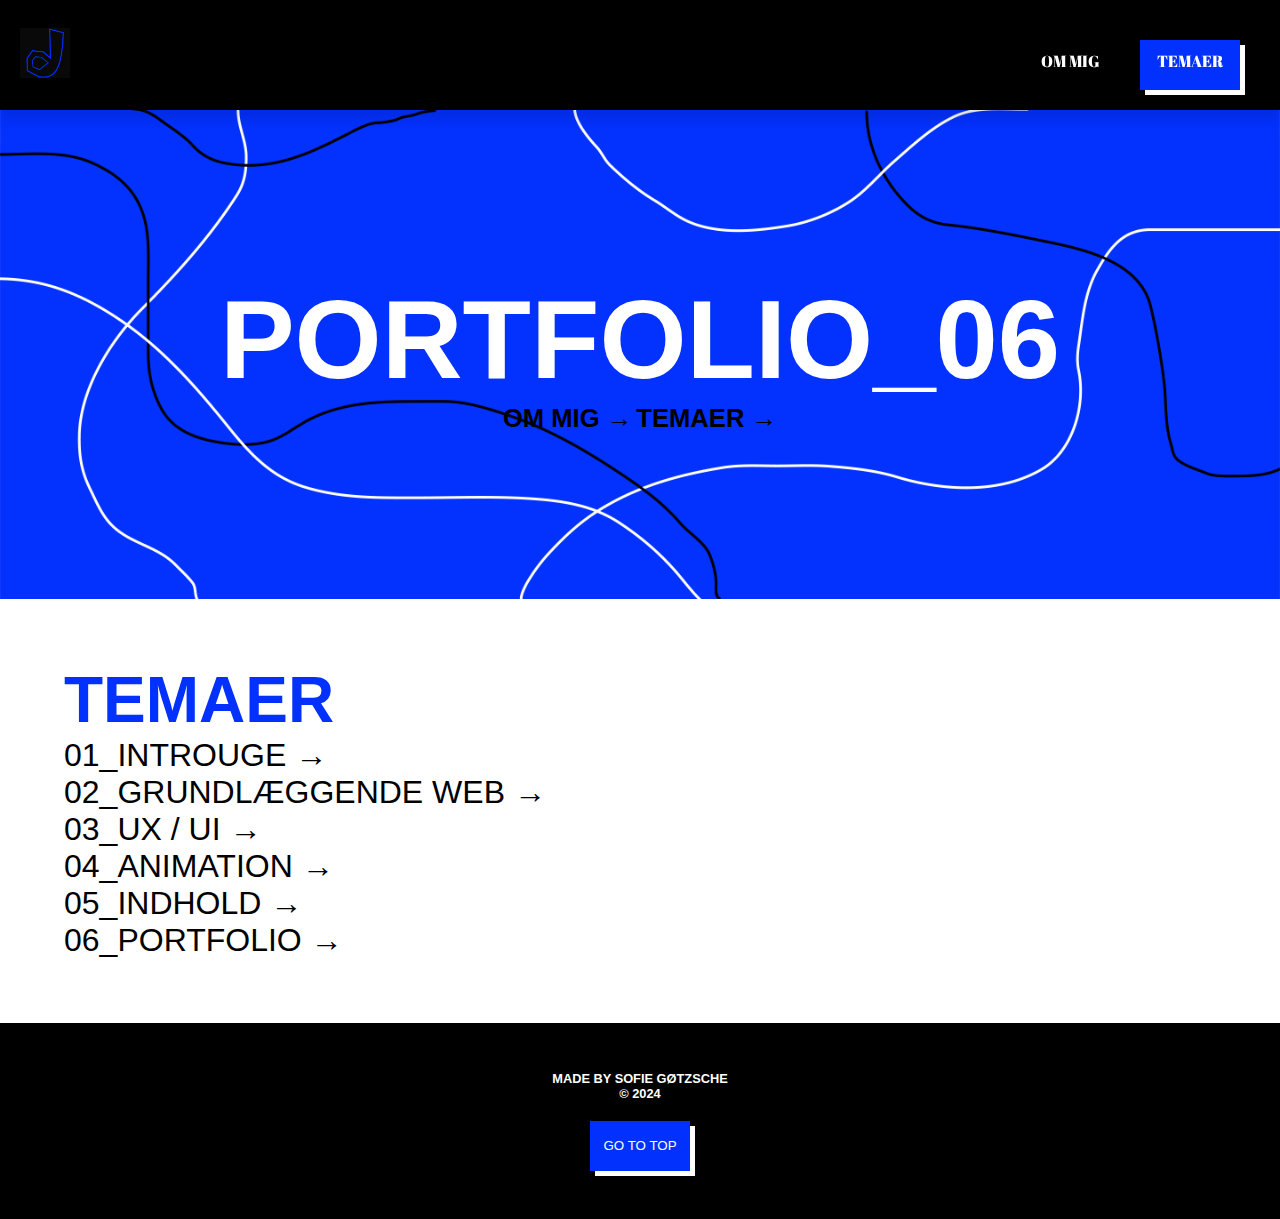
<file: 06_portfolio/index.html>
<!DOCTYPE html>
<html lang="da">

<head>
    <meta charset="UTF-8">
    <meta name="viewport" content="width=device-width, initial-scale=1.0">
    <title>Forside</title>
    <link rel="stylesheet" href="style.css">
    <link rel="stylesheet" href="layout.css">
    <link rel="stylesheet" href="header.css">
    <link rel="stylesheet" href="footer.css">
    <link rel="icon" type="image/x-icon" href="img/favicon.webp">
    <link href="https://fonts.googleapis.com/css2?family=Abril+Fatface&display=swap" rel="stylesheet">
    <link href="https://fonts.googleapis.com/css2?family=Raleway:ital,wght@0,100..900;1,100..900&display=swap"
        rel="stylesheet">
</head>

<body>
    <header>
        <div class="logo">
            <a href="/">
                <img src="img/favicon.webp" alt="Logo">
            </a>
        </div>
        <nav>
            <ul class="menu">
                <li class="omos_box"><a href="ommig.html">OM MIG</a></li>
                <li class="tema_box"><a href="temaer.html">TEMAER</a></li>
                <li class="menu_mobile"><a href="01_introuge.html">01_INTROUGE</a></li>
                <li class="menu_mobile"><a href="02_grundweb.html">02_GRUNDLÆGGENDE WEB</a></li>
                <li class="menu_mobile"><a href="03_uxui.html">03_UX/UI</a></li>
                <li class="menu_mobile"><a href="04_animation.html">04_ANIMATION</a></li>
                <li class="menu_mobile"><a href="05_indhold.html">05_INDHOLD</a></li>
                <li class="menu_mobile"><a href="06_portfolio.html">06_PORTFOLIO</a></li>
            </ul>

            <div class="burger">
                <div class="line"></div>
                <div class="line"></div>
                <div class="line"></div>
            </div>
        </nav>
    </header>

    <main>
        <section class="forside_section">
            <div class="hero">
                <img class="heroimage" src="img/heroimage.webp" alt="tegnede streger på blå baggrund">

                <div class="hero_content">
                    <h1>PORTFOLIO_06</h1>
                    <div><a href="ommig.html">OM MIG →</a>
                        <a href="temaer.html">TEMAER →</a>
                    </div>
                </div>
            </div>
        </section>


        <div class="forside_list">
            <h3>TEMAER</h3>
            <ul>
                <li><a href="01_introuge.html">
                        <h4>01_INTROUGE →</h4>
                    </a></li>
                <li><a href="02_grundweb.html">
                        <h4>02_GRUNDLÆGGENDE WEB →</h4>
                    </a></li>
                <li><a href="03_uxui.html">
                        <h4>03_UX / UI →</h4>
                    </a></li>
                <li><a href="04_animation.html">
                        <h4>04_ANIMATION →</h4>
                    </a></li>
                <li><a href="05_indhold.html">
                        <h4>05_INDHOLD →</h4>
                    </a></li>
                <li><a href="06_portfolio.html">
                        <h4>06_PORTFOLIO →</h4>
                    </a></li>
            </ul>
        </div>

    </main>

    <footer>
        <div>
            <h5>MADE BY SOFIE GØTZSCHE</h5>
            <h5>© 2024</h5>
        </div>
        <div>
            <button class="footerbutton"><a href="index.html">GO TO TOP</a></button>
        </div>
    </footer>

    <script src="burger.js"></script>
</body>

</html>
</file>
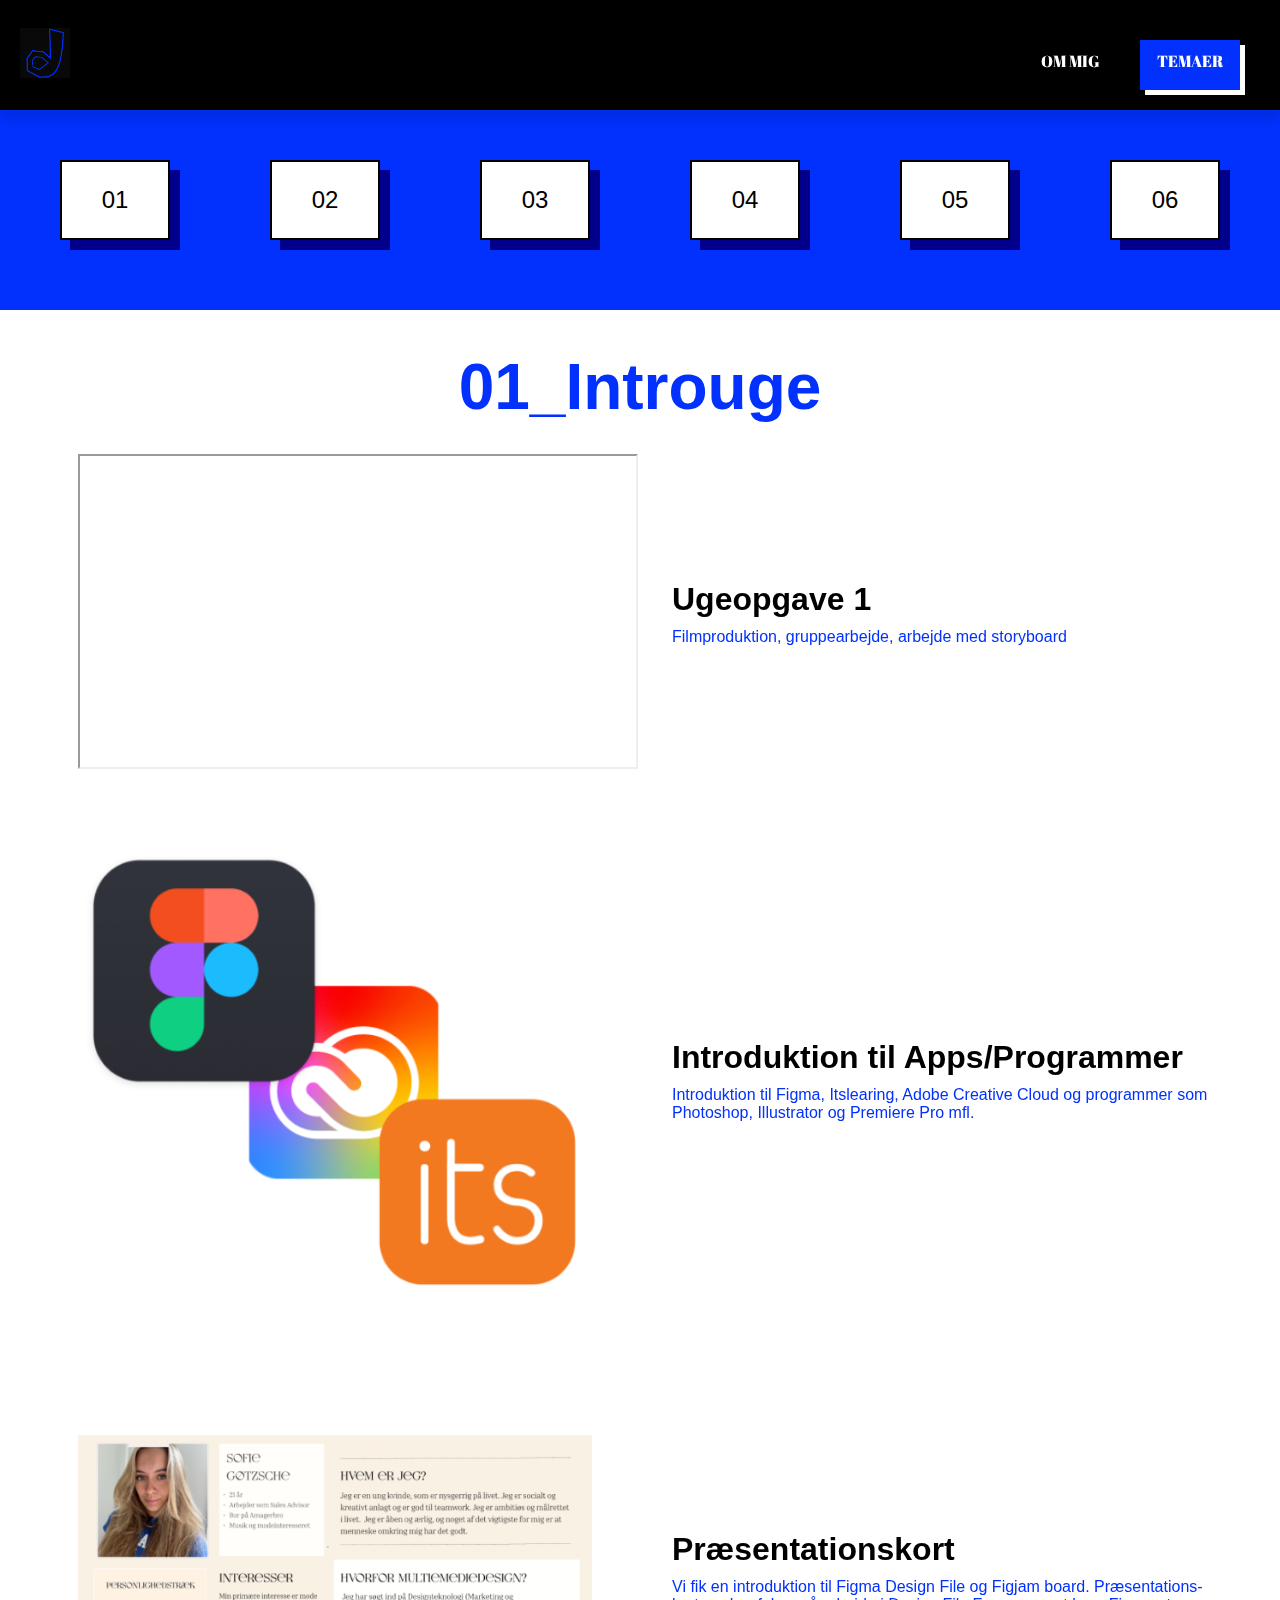
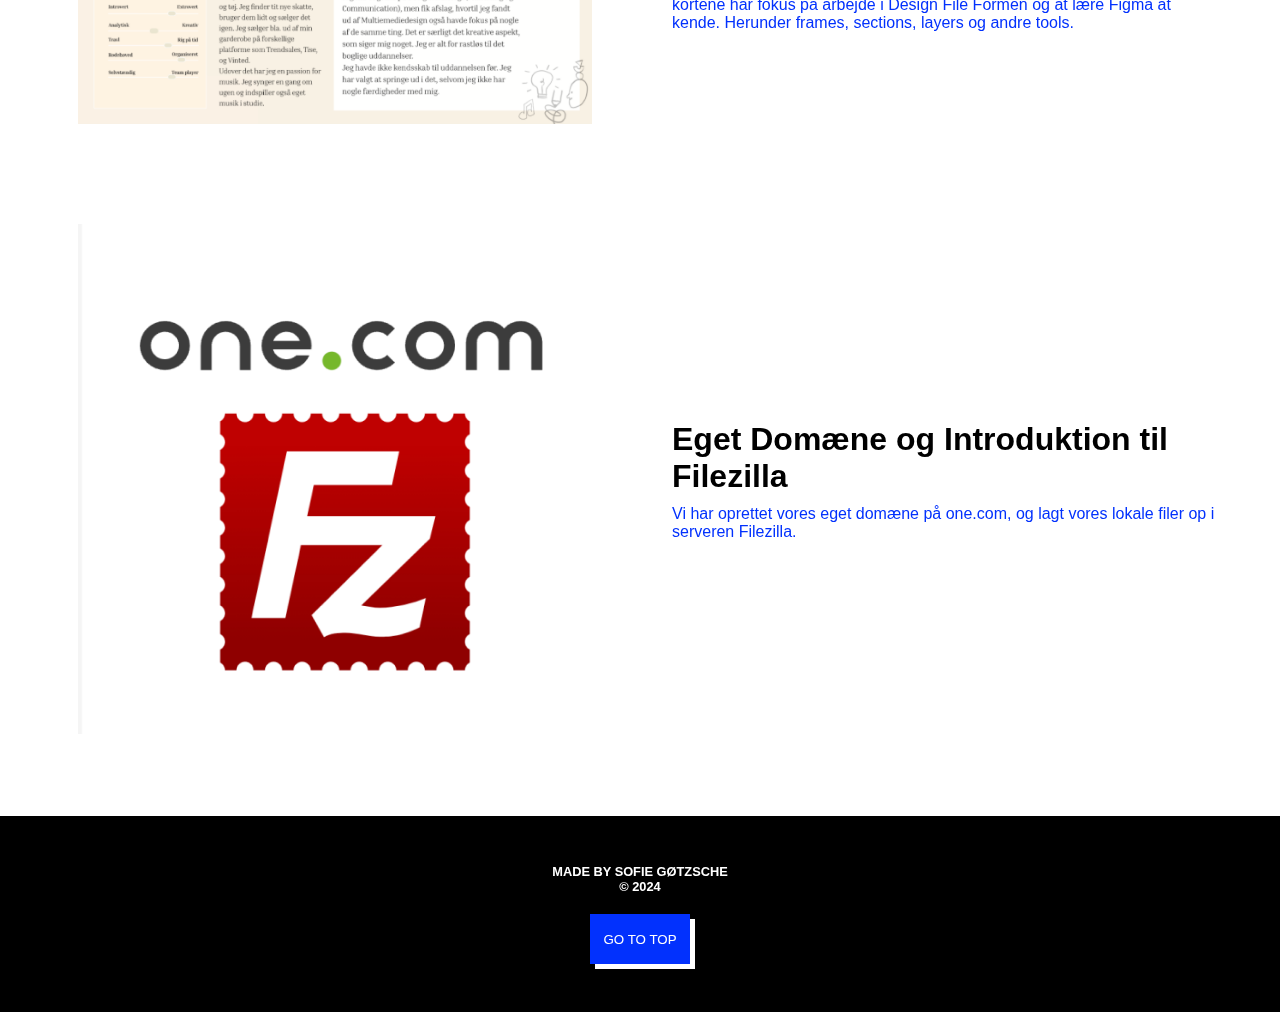
<file: 06_portfolio/01_introuge.html>
<!DOCTYPE html>
<html lang="da">

<head>
    <meta charset="UTF-8">
    <meta name="viewport" content="width=device-width, initial-scale=1.0">
    <title>01_introuge</title>
    <link rel="stylesheet" href="style.css">
    <link rel="stylesheet" href="layout.css">
    <link rel="stylesheet" href="header.css">
    <link rel="stylesheet" href="footer.css">
    <link rel="icon" type="image/x-icon" href="img/favicon.webp">
    <link href="https://fonts.googleapis.com/css2?family=Abril+Fatface&display=swap" rel="stylesheet">
    <link href="https://fonts.googleapis.com/css2?family=Raleway:ital,wght@0,100..900;1,100..900&display=swap"
        rel="stylesheet">
</head>

<body>
    <header>
        <div class="logo">
            <a href="/">
                <img src="img/favicon.webp" alt="Logo">
            </a>
        </div>
        <nav>
            <ul class="menu">
                <li class="omos_box"><a href="ommig.html">OM MIG</a></li>
                <li class="tema_box"><a href="temaer.html">TEMAER</a></li>
                <li class="menu_mobile"><a href="01_introuge.html">01_INTROUGE</a></li>
                <li class="menu_mobile"><a href="02_grundweb.html">02_GRUNDLÆGGENDE WEB</a></li>
                <li class="menu_mobile"><a href="03_uxui.html">03_UX/UI</a></li>
                <li class="menu_mobile"><a href="04_animation.html">04_ANIMATION</a></li>
                <li class="menu_mobile"><a href="05_indhold.html">05_INDHOLD</a></li>
                <li class="menu_mobile"><a href="06_portfolio.html">06_PORTFOLIO</a></li>
            </ul>

            <div class="burger">
                <div class="line"></div>
                <div class="line"></div>
                <div class="line"></div>
            </div>
        </nav>
    </header>

    <main>
        <div class="temaer_nav">
            <div class="box7">
                <a href="01_introuge.html">01</a>
            </div>

            <div class="box8">
                <a href="02_grundweb.html">02</a>
            </div>

            <div class="box9">
                <a href="03_uxui.html">03</a>
            </div>

            <div class="box10">
                <a href="04_animation.html">04</a>
            </div>

            <div class="box11">
                <a href="05_indhold.html">05</a>
            </div>

            <div class="box12">
                <a href="06_portfolio.html">06</a>
            </div>
        </div>

        <div class="tema_overskrifter">
            <h3>01_Introuge</h3>
        </div>

        <div class="grid_1-1">
            <div>
                <iframe src="https://www.youtube.com/embed/-v421byldkw?si=U9wCnvThY1GKc0MY"></iframe>
            </div>
            <div class="text">
                <h6>Ugeopgave 1</h6>
                <p>Filmproduktion, gruppearbejde, arbejde med storyboard</p>
            </div>

            <div class="images">
                <img src="img/A1.webp" alt="Apps">
            </div>
            <div class="text">
                <h6>Introduktion til Apps/Programmer</h6>
                <p>Introduktion til Figma, Itslearing, Adobe Creative Cloud og programmer som Photoshop, Illustrator og
                    Premiere Pro mfl.</p>
            </div>

            <div class="images">
                <img src="img/PK1.webp" alt="Præsentationskort">
            </div>
            <div class="text">
                <h6>Præsentationskort</h6>
                <p>Vi fik en introduktion til Figma Design File og Figjam board. Præsentationskortene har fokus på
                    arbejde i Design File Formen og at lære Figma at kende. Herunder frames, sections, layers og andre
                    tools.</p>
            </div>
            <div class="images">
                <img src="img/FO1.webp" alt="Filezille og One.com">
            </div>
            <div class="text">
                <h6>Eget Domæne og Introduktion til Filezilla</h6>
                <p>Vi har oprettet vores eget domæne på one.com, og lagt vores lokale filer op i serveren Filezilla.</p>
            </div>
        </div>


    </main>

    <footer>
        <div>
            <h5>MADE BY SOFIE GØTZSCHE</h5>
            <h5>© 2024</h5>
        </div>
        <div>
            <button class="footerbutton"><a href="01_introuge.html">GO TO TOP</a></button>
        </div>
    </footer>
    <script src="burger.js"></script>
</body>

</html>
</file>
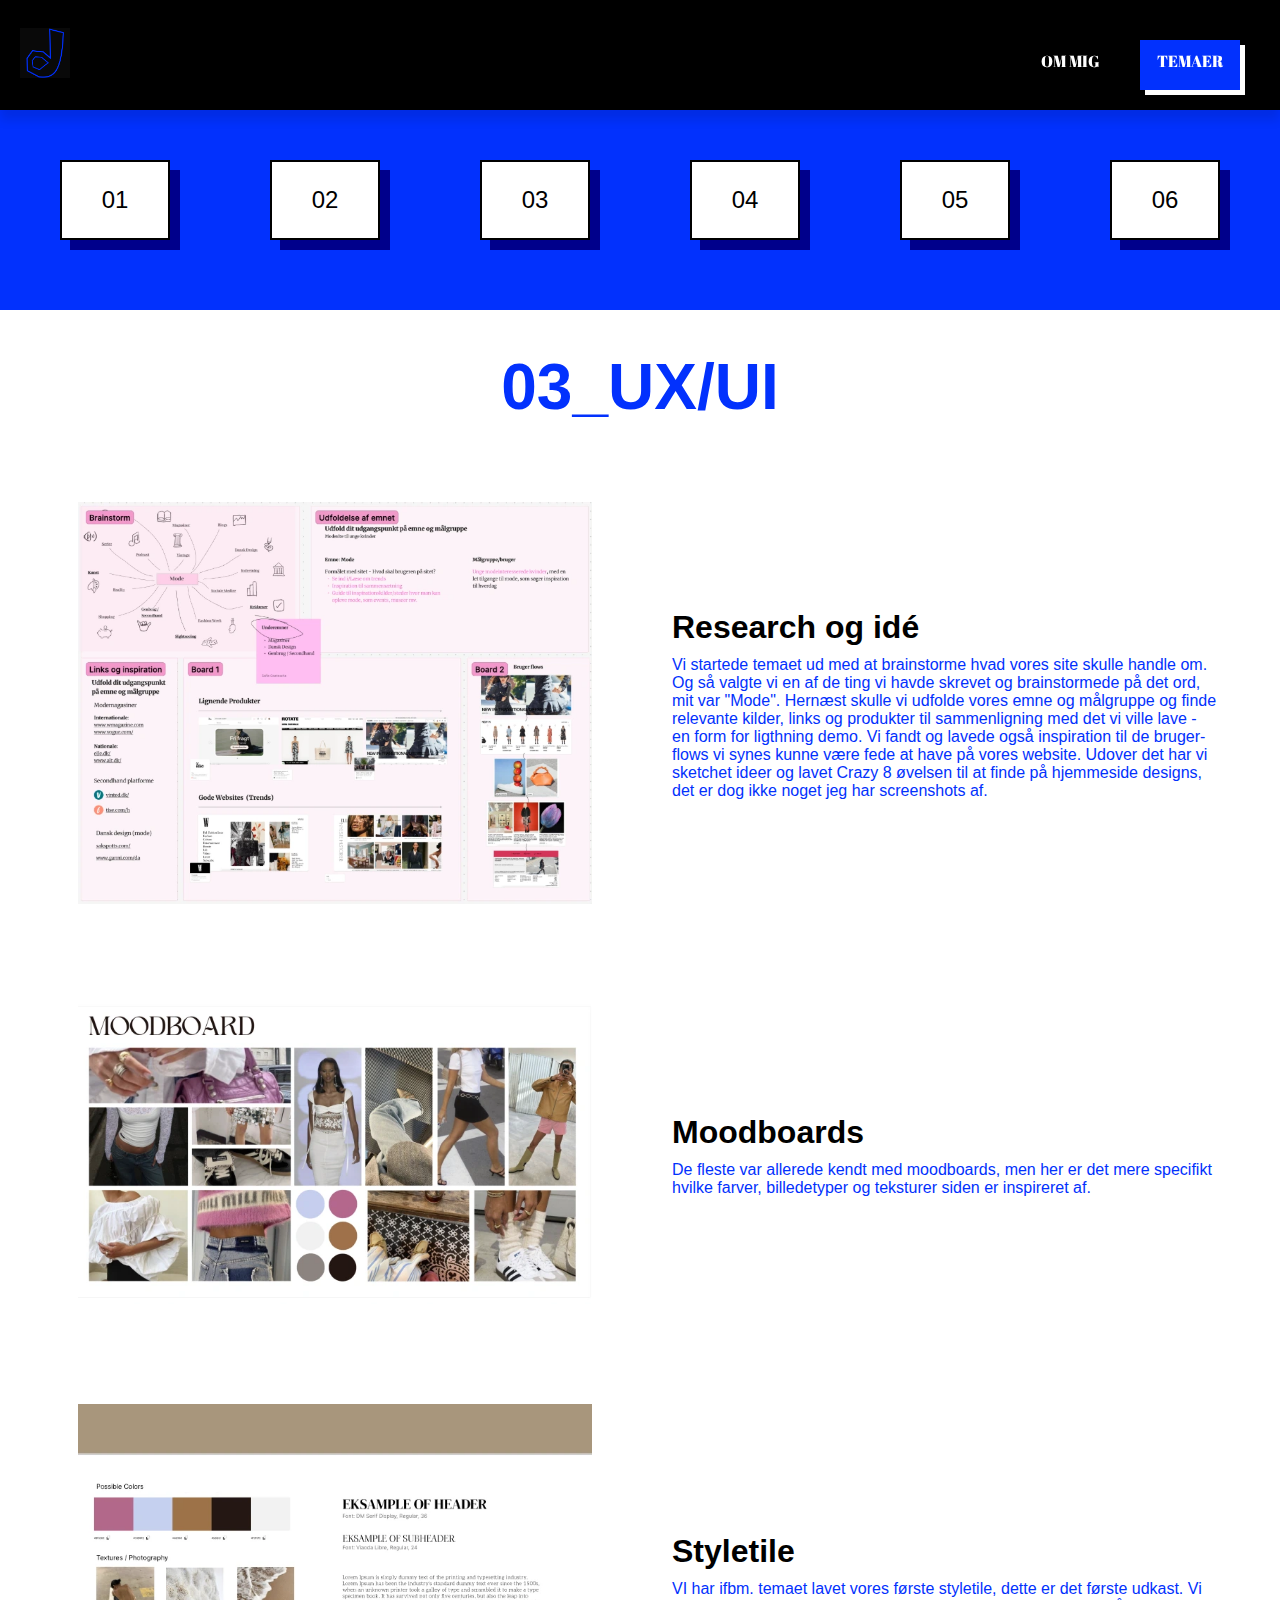
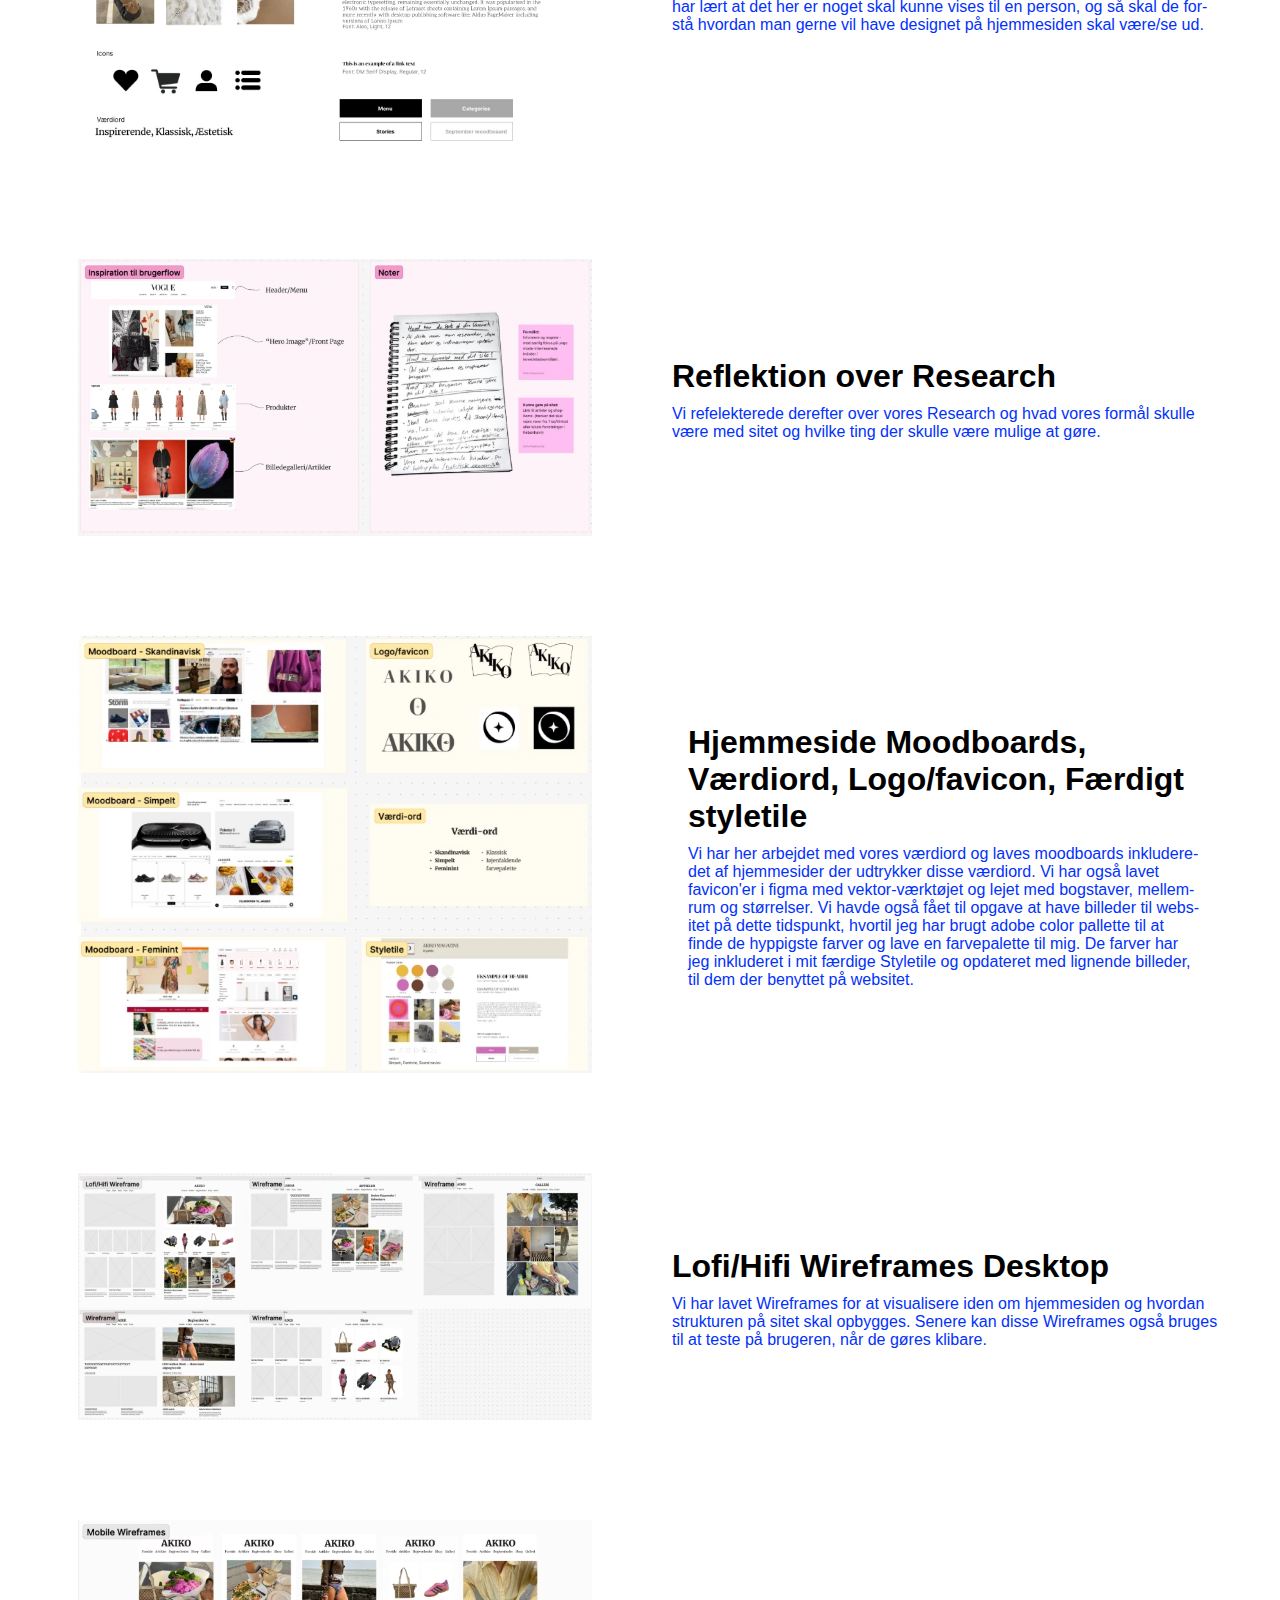
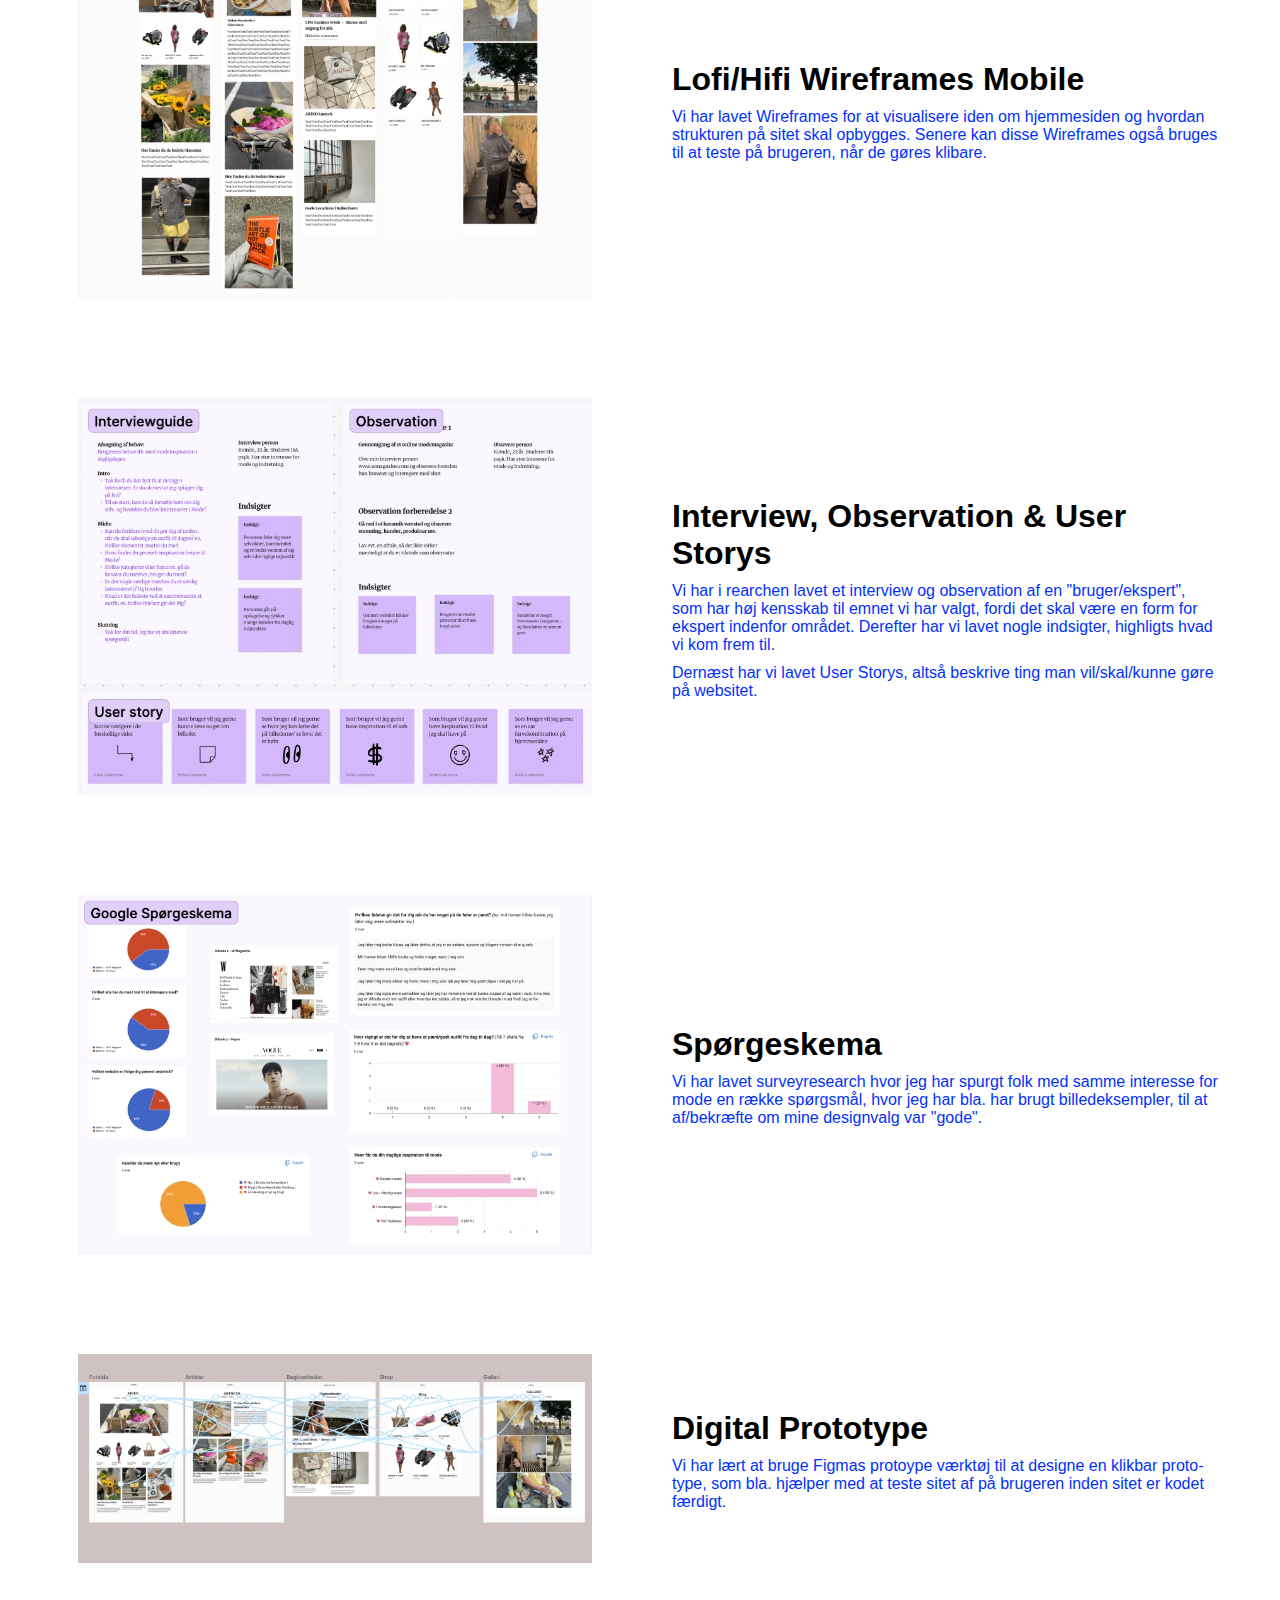
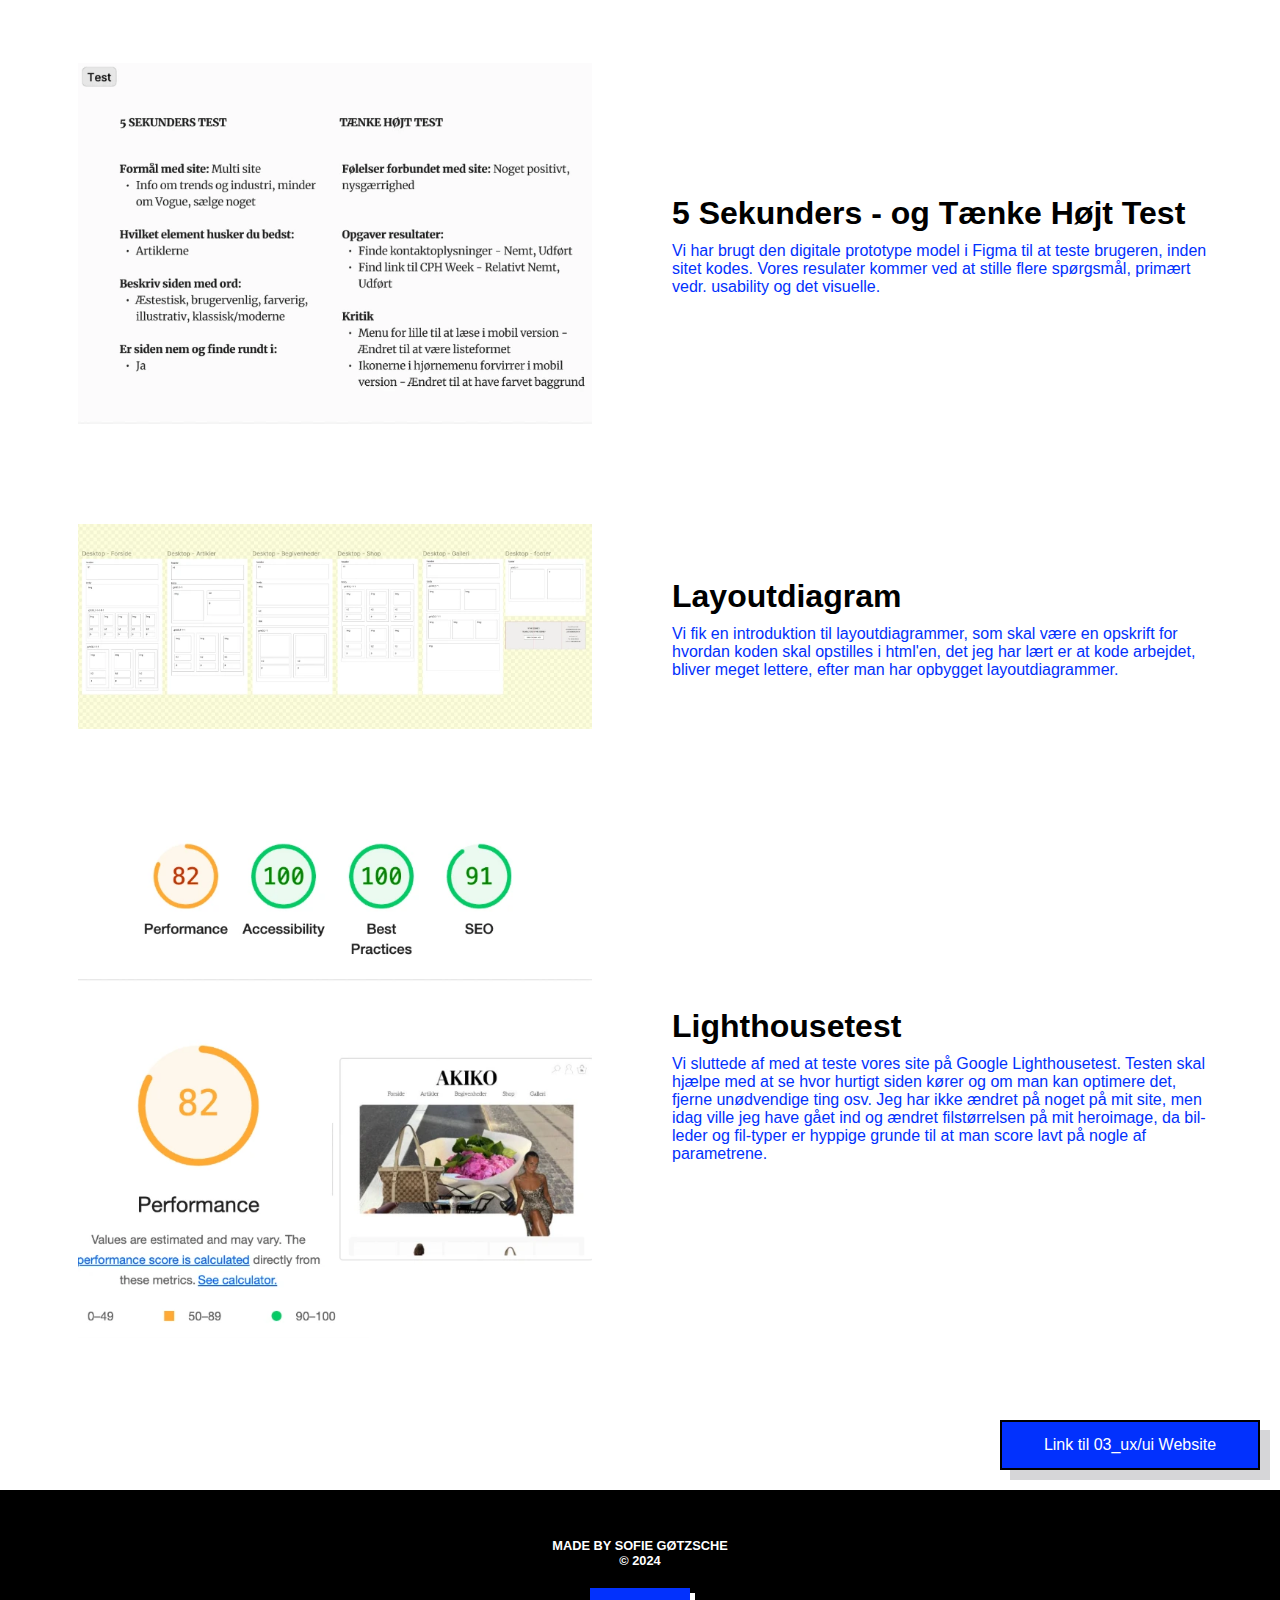
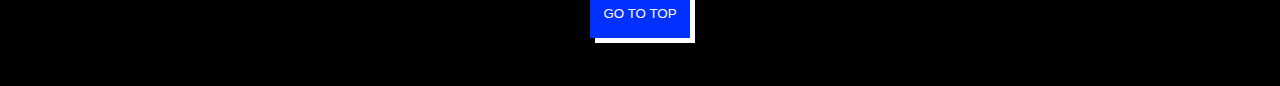
<file: 06_portfolio/03_uxui.html>
<!DOCTYPE html>
<html lang="da">

<head>
    <meta charset="UTF-8">
    <meta name="viewport" content="width=device-width, initial-scale=1.0">
    <title>03_uxui</title>
    <link rel="stylesheet" href="style.css">
    <link rel="stylesheet" href="layout.css">
    <link rel="stylesheet" href="header.css">
    <link rel="stylesheet" href="footer.css">
    <link rel="icon" type="image/x-icon" href="img/favicon.webp">
    <link href="https://fonts.googleapis.com/css2?family=Abril+Fatface&display=swap" rel="stylesheet">
    <link href="https://fonts.googleapis.com/css2?family=Raleway:ital,wght@0,100..900;1,100..900&display=swap"
        rel="stylesheet">
</head>

<body>
    <header>
        <div class="logo">
            <a href="/">
                <img src="img/favicon.webp" alt="Logo">
            </a>
        </div>
        <nav>
            <ul class="menu">
                <li class="omos_box"><a href="ommig.html">OM MIG</a></li>
                <li class="tema_box"><a href="temaer.html">TEMAER</a></li>
                <li class="menu_mobile"><a href="01_introuge.html">01_INTROUGE</a></li>
                <li class="menu_mobile"><a href="02_grundweb.html">02_GRUNDLÆGGENDE WEB</a></li>
                <li class="menu_mobile"><a href="03_uxui.html">03_UX/UI</a></li>
                <li class="menu_mobile"><a href="04_animation.html">04_ANIMATION</a></li>
                <li class="menu_mobile"><a href="05_indhold.html">05_INDHOLD</a></li>
                <li class="menu_mobile"><a href="06_portfolio.html">06_PORTFOLIO</a></li>
            </ul>

            <div class="burger">
                <div class="line"></div>
                <div class="line"></div>
                <div class="line"></div>
            </div>
        </nav>
    </header>

    <main>
        <div class="temaer_nav">
            <div class="box7">
                <a href="01_introuge.html">01</a>
            </div>

            <div class="box8">
                <a href="02_grundweb.html">02</a>
            </div>

            <div class="box9">
                <a href="03_uxui.html">03</a>
            </div>

            <div class="box10">
                <a href="04_animation.html">04</a>
            </div>

            <div class="box11">
                <a href="05_indhold.html">05</a>
            </div>

            <div class="box12">
                <a href="06_portfolio.html">06</a>
            </div>
        </div>

        <div class="tema_overskrifter">
            <a href="https://akikostudio.dk/kea/03_ux/hjemmeside_uxui/aforside.html">
                <h3>03_UX/UI</h3>
            </a>
        </div>


        <div class="grid_1-1">

            <div class="images">
                <img src="img/RI3.webp" alt="Research og Ide">
            </div>
            <div class="text">
                <h6>Research og idé </h6>
                <p>Vi startede temaet ud med at brainstorme hvad vores site skulle handle om. Og så valgte vi en af de
                    ting vi havde skrevet og brainstormede på det ord, mit var "Mode". Hernæst skulle vi udfolde vores
                    emne og målgruppe og finde relevante kilder, links og produkter til sammenligning med det vi ville
                    lave - en form for ligthning demo. Vi fandt og lavede også inspiration til de brugerflows vi synes
                    kunne være fede at have på
                    vores website. Udover det har vi sketchet ideer og lavet Crazy 8 øvelsen til at finde på hjemmeside
                    designs, det er dog ikke noget jeg har screenshots af.</p>
            </div>

            <div class="images">
                <img src="img/MB3.webp" alt="Moodboard">
            </div>
            <div class="text">
                <h6>Moodboards</h6>
                <p>De fleste var allerede kendt med moodboards, men her er det mere specifikt hvilke farver,
                    billedetyper og teksturer siden er inspireret af.</p>
            </div>

            <div class="images">
                <img src="img/ST3.webp" alt="Styletile">
            </div>
            <div class="text">
                <h6>Styletile</h6>
                <p>VI har ifbm. temaet lavet vores første styletile, dette er det første udkast. Vi har lært at det her
                    er noget skal kunne vises til en person, og så skal de forstå hvordan man gerne vil have designet på
                    hjemmesiden skal være/se ud.</p>
            </div>

            <div class="images">
                <img src="img/ROR3.webp" alt="Research og Ide">
            </div>
            <div class="text">
                <h6>Reflektion over Research</h6>
                <p>Vi refelekterede derefter over vores Research og hvad vores formål skulle være med sitet og hvilke
                    ting der skulle være mulige at gøre.</p>
            </div>

            <div class="images">
                <img src="img/B3.webp" alt="Blandede billeder">
            </div>
            <div class="images">
                <h6>Hjemmeside Moodboards, Værdiord, Logo/favicon, Færdigt styletile</h6>
                <p>Vi har her arbejdet med vores værdiord og laves moodboards inkluderedet af hjemmesider der udtrykker
                    disse værdiord. Vi har også lavet favicon'er i figma med vektor-værktøjet og lejet med bogstaver,
                    mellemrum og størrelser. Vi havde også fået til opgave at have billeder til websitet på dette
                    tidspunkt, hvortil jeg har brugt adobe color pallette til at finde de hyppigste farver og lave en
                    farvepalette til mig. De farver har jeg inkluderet i mit færdige Styletile og opdateret med lignende
                    billeder, til dem der benyttet på websitet. </p>
            </div>

            <div class="images">
                <img src="img/LHWD3.webp" alt="Lofi/hifi Wireframes Desktop">
            </div>
            <div class="text">
                <h6>Lofi/Hifi Wireframes Desktop</h6>
                <p>Vi har lavet Wireframes for at visualisere iden om hjemmesiden og hvordan strukturen på sitet skal
                    opbygges. Senere kan disse Wireframes også bruges til at teste på brugeren, når de gøres klibare.
                </p>
            </div>

            <div class="images">
                <img src="img/LHWM3.webp" alt="Lofi/hifi Wireframes Mobile">
            </div>
            <div class="text">
                <h6>Lofi/Hifi Wireframes Mobile</h6>
                <p>Vi har lavet Wireframes for at visualisere iden om hjemmesiden og hvordan strukturen på sitet skal
                    opbygges. Senere kan disse Wireframes også bruges til at teste på brugeren, når de gøres klibare.
                </p>
            </div>

            <div class="images">
                <img src="img/IOU3.webp" alt="Interview, Observation & User Storys">
            </div>
            <div class="text">
                <h6>Interview, Observation & User Storys</h6>
                <p>Vi har i rearchen lavet et interview og observation af en "bruger/ekspert", som har høj kensskab til
                    emnet vi
                    har valgt, fordi det skal være en form for ekspert indenfor området. Derefter har vi lavet nogle
                    indsigter, highligts hvad vi kom frem til.</p>
                <p>Dernæst har vi lavet User Storys, altså beskrive ting man vil/skal/kunne gøre på websitet.</p>
            </div>

            <div class="images">
                <img src="img/SK3.webp" alt="Spørgeskema">
            </div>
            <div class="text">
                <h6>Spørgeskema</h6>
                <p>Vi har lavet surveyresearch hvor jeg har spurgt folk med samme interesse for mode en række spørgsmål,
                    hvor jeg har bla. har brugt billedeksempler, til at af/bekræfte om mine designvalg var "gode".</p>
            </div>

            <div class="images">
                <img src="img/DP3.webp" alt="Digital Protoype">
            </div>
            <div class="text">
                <h6>Digital Prototype</h6>
                <p>Vi har lært at bruge Figmas protoype værktøj til at designe en klikbar prototype, som bla. hjælper
                    med at teste
                    sitet af på brugeren inden sitet er kodet færdigt.</p>
            </div>

            <div class="images">
                <img src="img/T3.webp" alt="Testresultater">
            </div>
            <div class="text">
                <h6>5 Sekunders - og Tænke Højt Test</h6>
                <p>Vi har brugt den digitale prototype model i Figma til at teste brugeren, inden sitet kodes. Vores
                    resulater kommer ved at stille flere spørgsmål, primært vedr. usability og det visuelle.</p>
            </div>

            <div class="images">
                <img src="img/LD3.webp" alt="Layoutdiagram">
            </div>
            <div class="text">
                <h6>Layoutdiagram</h6>
                <p>Vi fik en introduktion til layoutdiagrammer, som skal være en opskrift for hvordan koden skal
                    opstilles i html'en, det jeg har lært er at kode arbejdet, bliver meget lettere, efter man har
                    opbygget layoutdiagrammer.</p>
            </div>

            <div class="images">
                <img src="img/LHT3.webp" alt="Lighthousetest">
            </div>
            <div class="text">
                <h6>Lighthousetest</h6>
                <p>Vi sluttede af med at teste vores site på Google Lighthousetest. Testen skal hjælpe med at se hvor
                    hurtigt siden kører og om man kan optimere det, fjerne unødvendige ting osv. Jeg har ikke ændret på
                    noget på mit site, men idag ville jeg have gået ind og ændret filstørrelsen på mit heroimage, da
                    billeder og fil-typer er hyppige grunde til at man score lavt på nogle af parametrene.</p>
            </div>
        </div>

        <div class="linktosite">
            <a href="https://akikostudio.dk/kea/03_ux/hjemmeside_uxui/aforside.html">Link til 03_ux/ui Website</a>
        </div>
    </main>

    <footer>
        <div>
            <h5>MADE BY SOFIE GØTZSCHE</h5>
            <h5>© 2024</h5>
        </div>
        <div>
            <button class="footerbutton"><a href="03_uxui.html">GO TO TOP</a></button>
        </div>
    </footer>
    <script src="burger.js"></script>
</body>

</html>
</file>
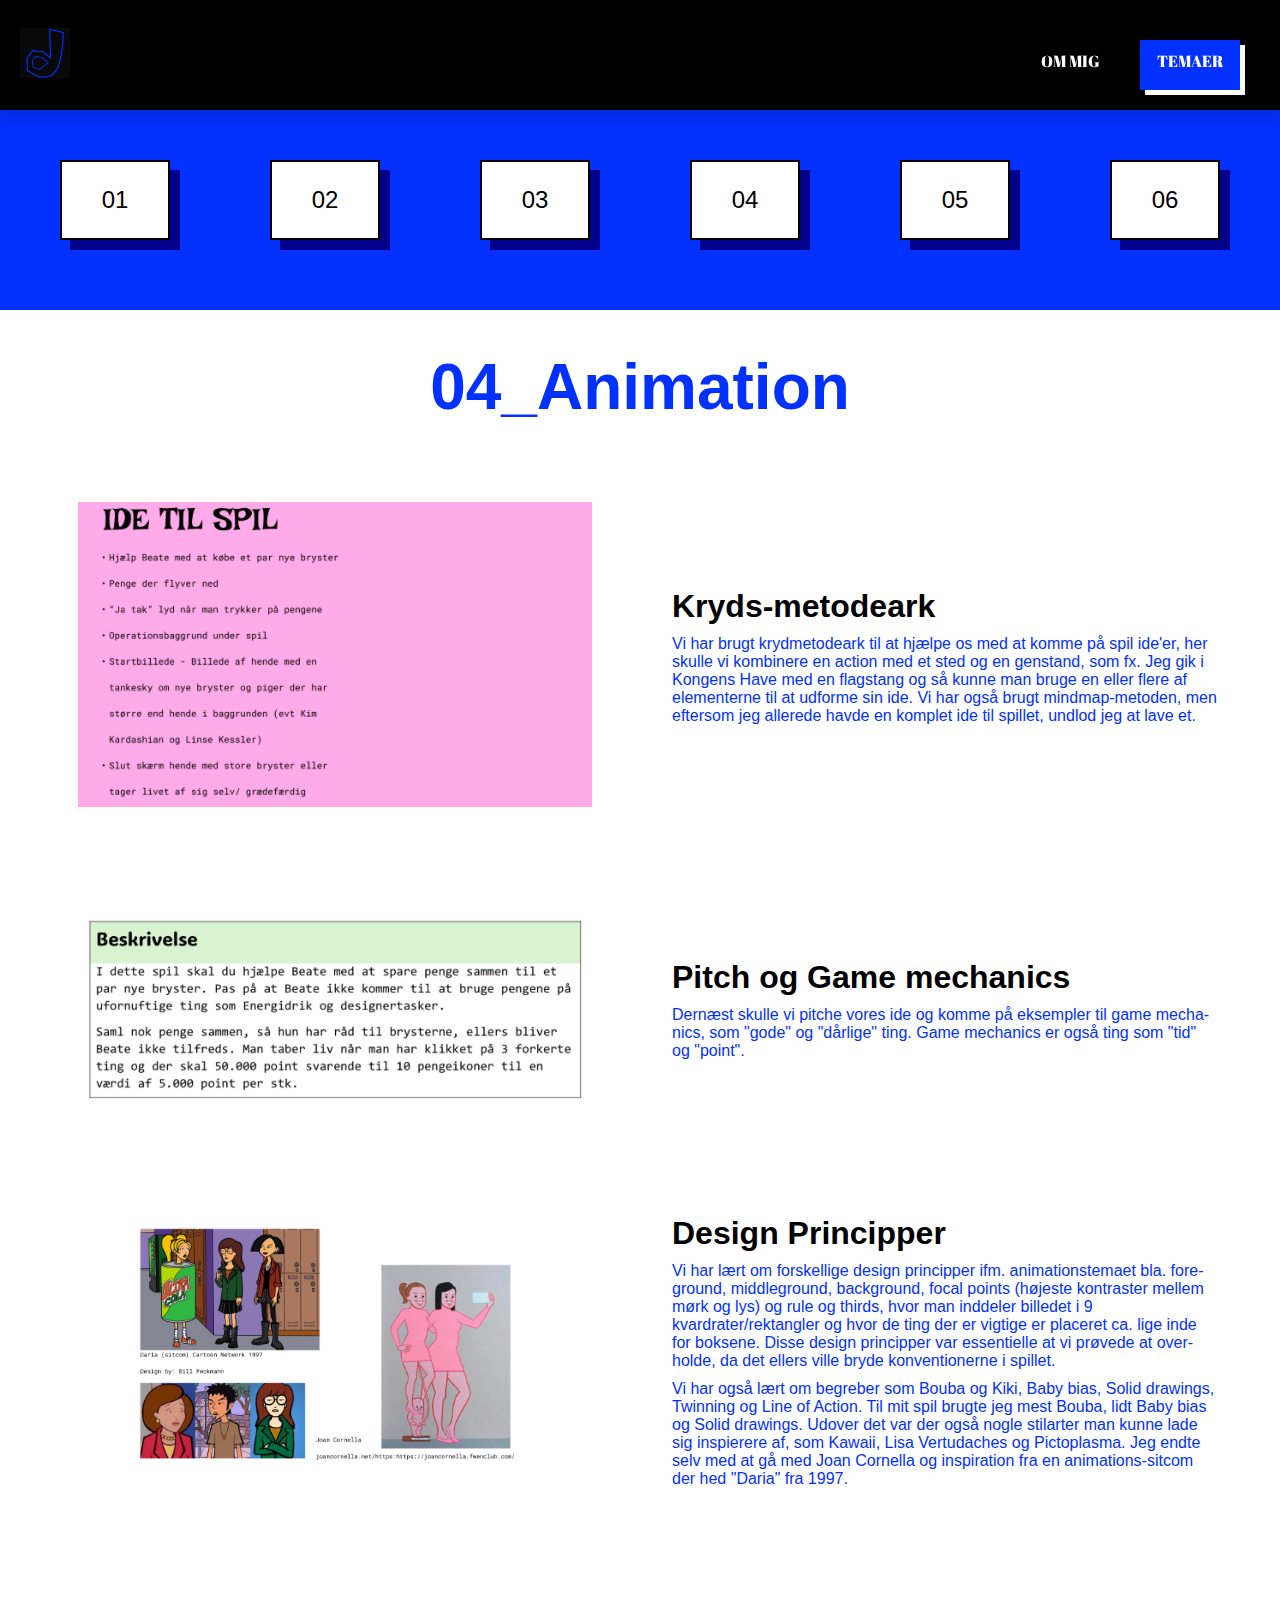
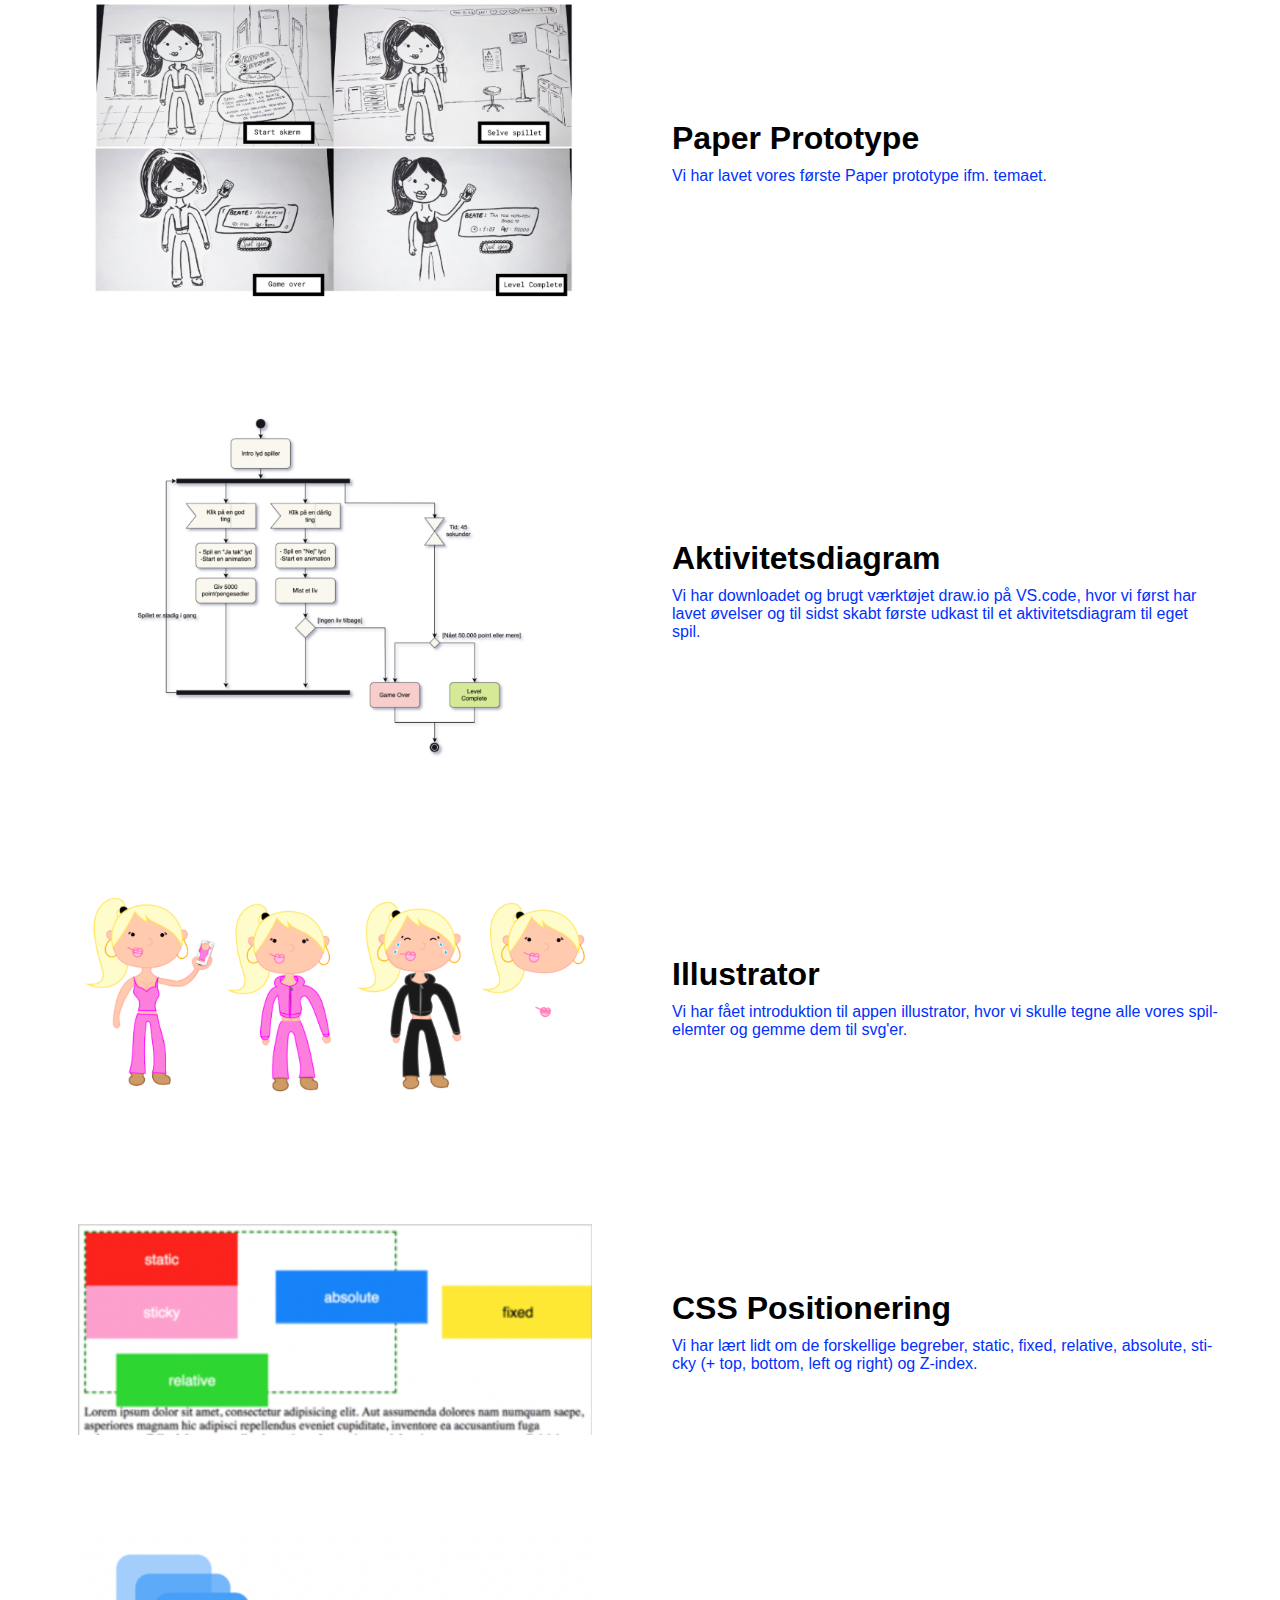
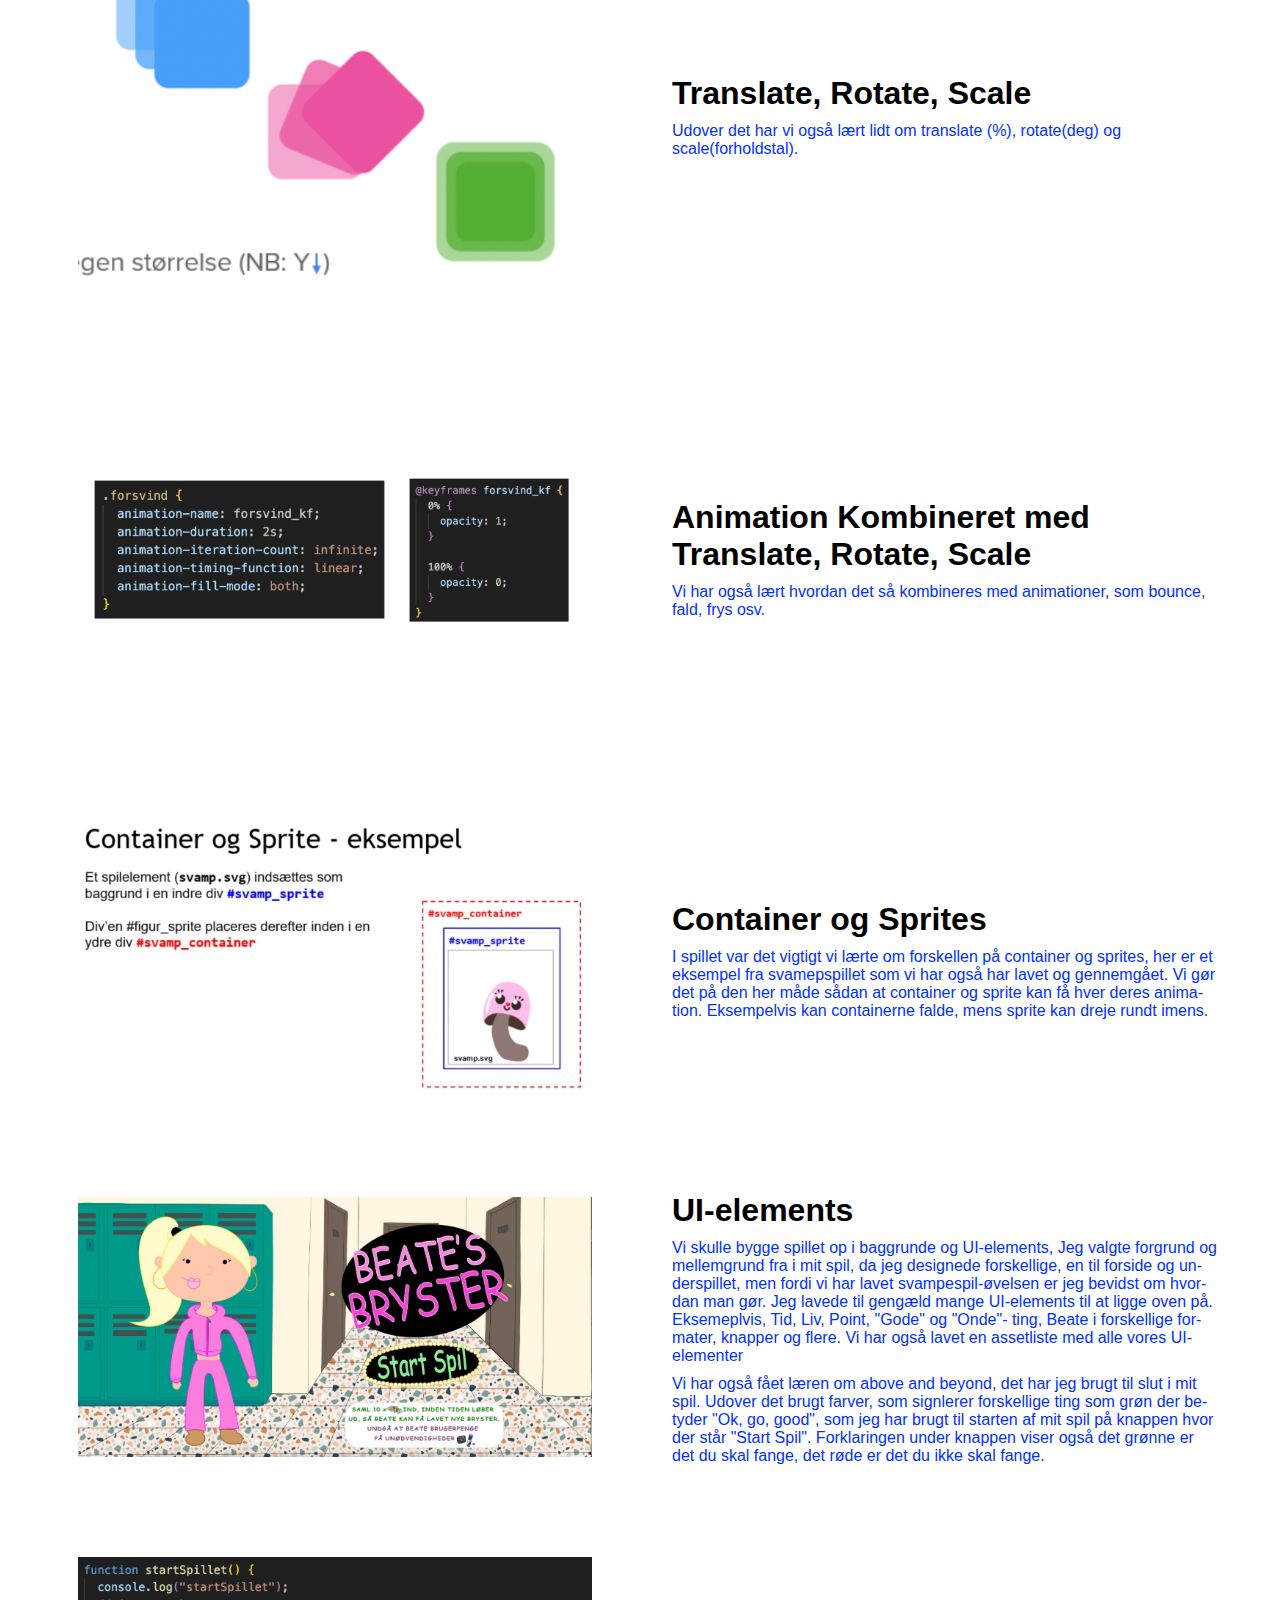
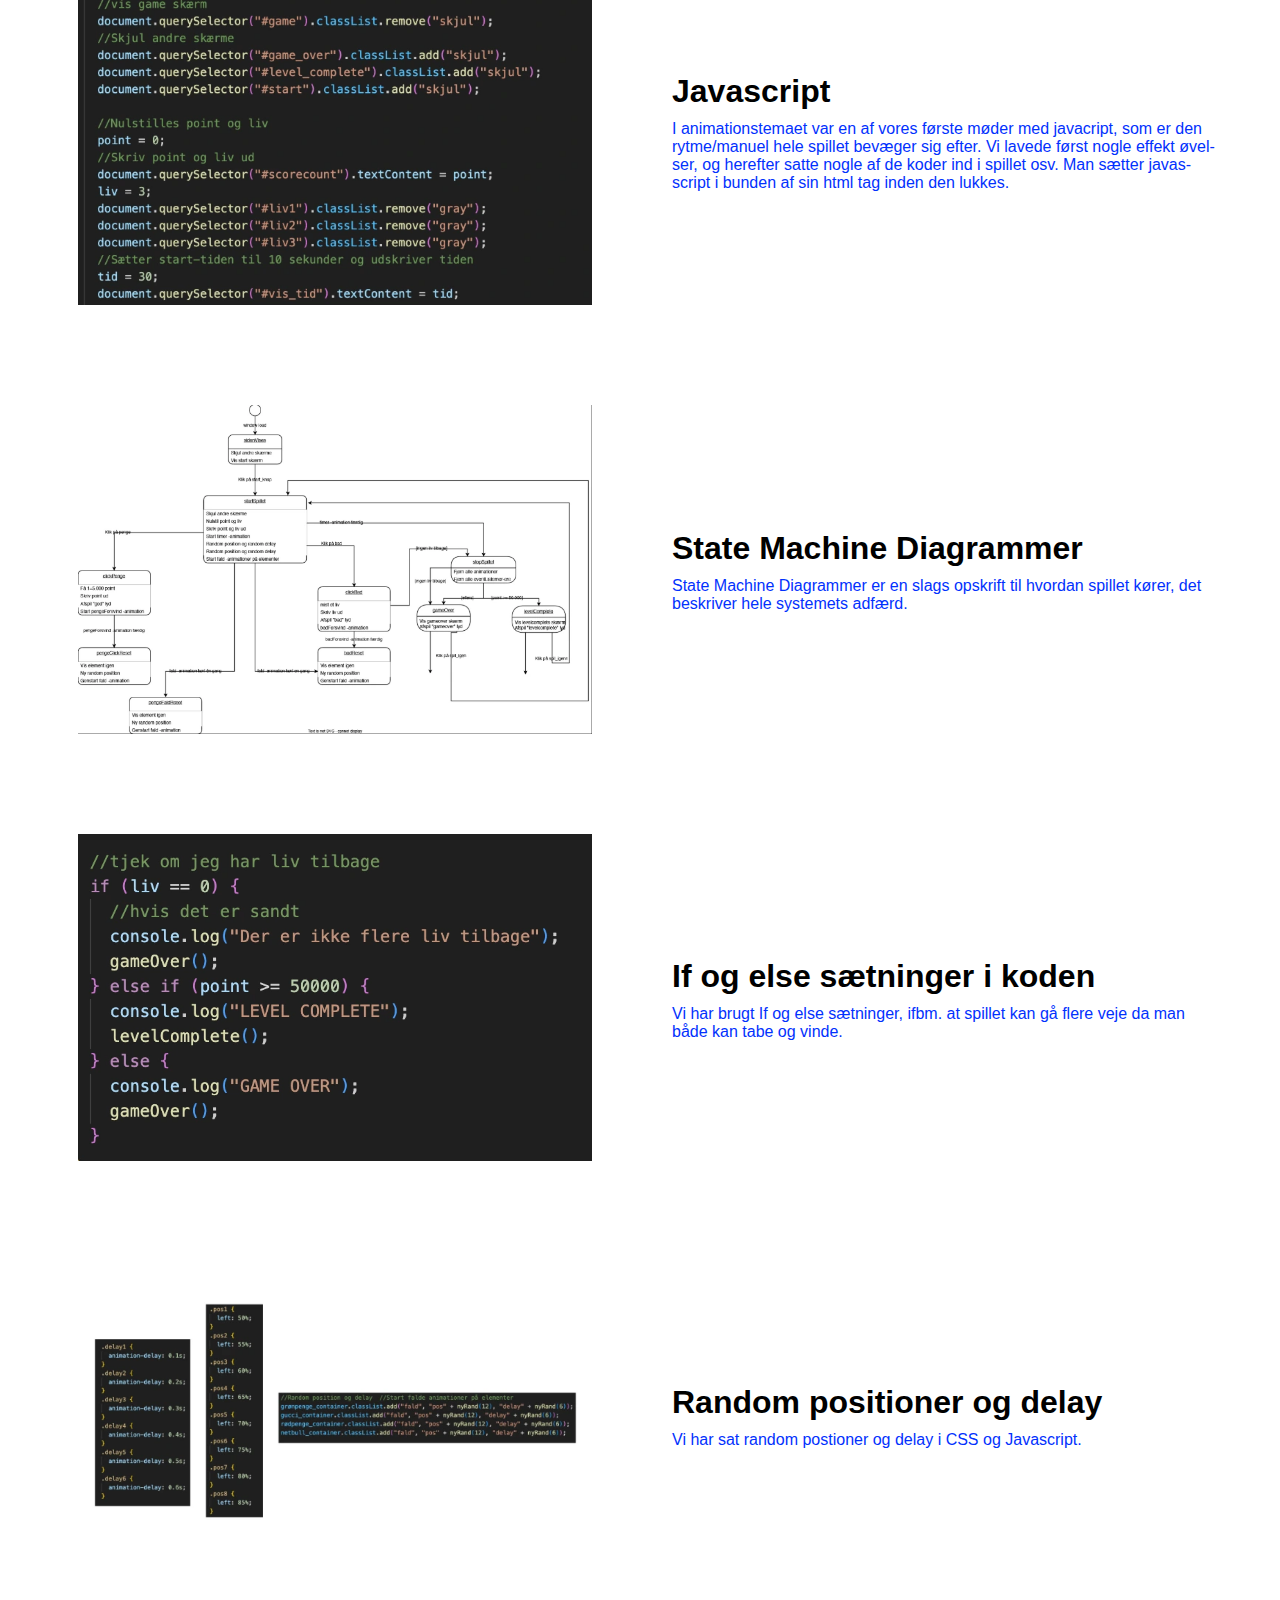
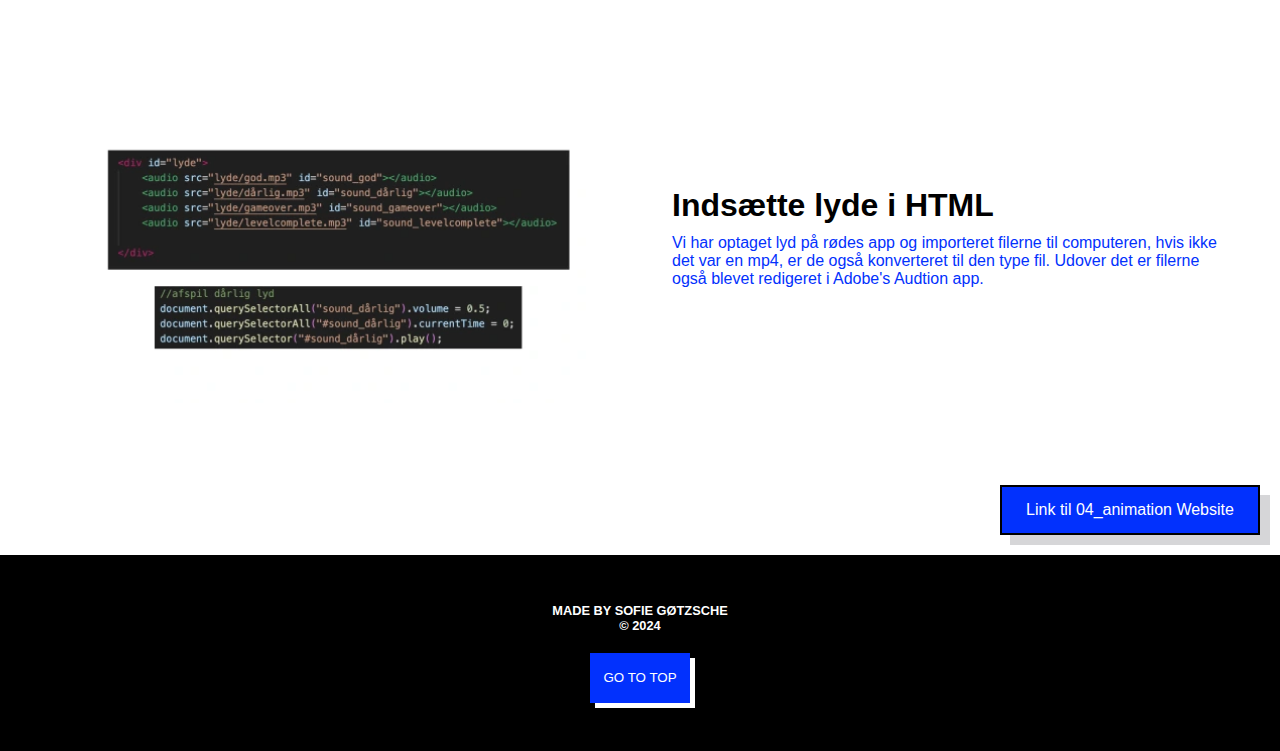
<file: 06_portfolio/04_animation.html>
<!DOCTYPE html>
<html lang="da">

<head>
    <meta charset="UTF-8">
    <meta name="viewport" content="width=device-width, initial-scale=1.0">
    <title>04_animation</title>
    <link rel="stylesheet" href="style.css">
    <link rel="stylesheet" href="layout.css">
    <link rel="stylesheet" href="header.css">
    <link rel="stylesheet" href="footer.css">
    <link rel="icon" type="image/x-icon" href="img/favicon.webp">
    <link href="https://fonts.googleapis.com/css2?family=Abril+Fatface&display=swap" rel="stylesheet">
    <link href="https://fonts.googleapis.com/css2?family=Raleway:ital,wght@0,100..900;1,100..900&display=swap"
        rel="stylesheet">
</head>

<body>
    <header>
        <div class="logo">
            <a href="/">
                <img src="img/favicon.webp" alt="Logo">
            </a>
        </div>
        <nav>
            <ul class="menu">
                <li class="omos_box"><a href="ommig.html">OM MIG</a></li>
                <li class="tema_box"><a href="temaer.html">TEMAER</a></li>
                <li class="menu_mobile"><a href="01_introuge.html">01_INTROUGE</a></li>
                <li class="menu_mobile"><a href="02_grundweb.html">02_GRUNDLÆGGENDE WEB</a></li>
                <li class="menu_mobile"><a href="03_uxui.html">03_UX/UI</a></li>
                <li class="menu_mobile"><a href="04_animation.html">04_ANIMATION</a></li>
                <li class="menu_mobile"><a href="05_indhold.html">05_INDHOLD</a></li>
                <li class="menu_mobile"><a href="06_portfolio.html">06_PORTFOLIO</a></li>
            </ul>

            <div class="burger">
                <div class="line"></div>
                <div class="line"></div>
                <div class="line"></div>
            </div>
        </nav>
    </header>

    <main>
        <div class="temaer_nav">
            <div class="box7">
                <a href="01_introuge.html">01</a>
            </div>

            <div class="box8">
                <a href="02_grundweb.html">02</a>
            </div>

            <div class="box9">
                <a href="03_uxui.html">03</a>
            </div>

            <div class="box10">
                <a href="04_animation.html">04</a>
            </div>

            <div class="box11">
                <a href="05_indhold.html">05</a>
            </div>

            <div class="box12">
                <a href="06_portfolio.html">06</a>
            </div>
        </div>



        <div class="tema_overskrifter">
            <a href="https://www.akikostudio.dk/kea/04_animation/website_9/">
                <h3>04_Animation</h3>
            </a>
        </div>

        <div class="grid_1-1">

            <div class="images">
                <img src="img/ITS4.webp" alt="Kryds-metodeark Ide til Spil">
            </div>
            <div class="text">
                <h6>Kryds-metodeark</h6>
                <p>Vi har brugt krydmetodeark til at hjælpe os med at komme på spil ide'er, her skulle vi kombinere en
                    action med et sted og en genstand, som fx. Jeg gik i Kongens Have med en flagstang og så kunne man
                    bruge en eller flere af elementerne til at udforme sin ide. Vi har også brugt mindmap-metoden, men
                    eftersom jeg allerede havde en komplet ide til spillet, undlod jeg at lave et.</p>
            </div>

            <div class="images">
                <img src="img/P4.webp" alt="Pitch og Game mechanics">
            </div>
            <div class="text">
                <h6>Pitch og Game mechanics</h6>
                <p>Dernæst skulle vi pitche vores ide og komme på eksempler til game mechanics, som "gode" og "dårlige"
                    ting. Game mechanics er også ting som "tid" og "point".</p>
            </div>

            <div class="images">
                <img src="img/DP4.webp" alt="Design Principper">
            </div>
            <div class="text">
                <h6>Design Principper</h6>
                <p>Vi har lært om forskellige design principper ifm. animationstemaet bla. foreground, middleground,
                    background, focal points (højeste kontraster mellem mørk og lys) og rule og thirds, hvor man
                    inddeler billedet i 9 kvardrater/rektangler og hvor de ting der er vigtige er placeret ca. lige inde
                    for boksene. Disse design
                    principper var essentielle at vi prøvede at overholde, da det ellers ville bryde konventionerne i
                    spillet. </p>

                <p>Vi har også lært om begreber som Bouba og Kiki, Baby bias, Solid drawings, Twinning og Line of
                    Action. Til mit spil brugte jeg mest Bouba, lidt Baby bias og Solid drawings. Udover det var der
                    også nogle stilarter man kunne lade sig inspierere af, som Kawaii, Lisa Vertudaches og Pictoplasma.
                    Jeg endte selv med at gå med Joan Cornella og inspiration fra en animations-sitcom der hed "Daria"
                    fra 1997.</p>
            </div>

            <div class="images">
                <img src="img/PP4.webp" alt="Paper Prototype">
            </div>
            <div class="text">
                <h6>Paper Prototype</h6>
                <p>Vi har lavet vores første Paper prototype ifm. temaet.</p>
            </div>

            <div class="images">
                <img src="img/AD4.webp" alt="Aktivitetsdiagram">
            </div>
            <div class="text">
                <h6>Aktivitetsdiagram</h6>
                <p>Vi har downloadet og brugt værktøjet draw.io på VS.code, hvor vi først har lavet øvelser og til sidst
                    skabt første udkast til et aktivitetsdiagram til eget spil.</p>
            </div>

            <div class="images">
                <img src="img/SE4.webp" alt="Spil elementer">
            </div>
            <div class="text">
                <h6>Illustrator</h6>
                <p>Vi har fået introduktion til appen illustrator, hvor vi skulle tegne alle vores spil-elemter og gemme
                    dem til svg'er.</p>
            </div>

            <div class="images">
                <img src="img/CP4.webp" alt="Positionering">
            </div>
            <div class="text">
                <h6>CSS Positionering</h6>
                <p>Vi har lært lidt om de forskellige begreber, static, fixed, relative, absolute, sticky (+ top,
                    bottom, left og right) og Z-index.</p>
            </div>

            <div class="images">
                <img src="img/TRS4.webp" alt="Positionering">
            </div>
            <div class="text">
                <h6>Translate, Rotate, Scale</h6>
                <p>Udover det har vi også lært lidt om translate (%), rotate(deg) og scale(forholdstal). </p>
            </div>

            <div class="images">
                <img src="img/TA4.webp" alt="Animation">
            </div>
            <div class="text">
                <h6>Animation Kombineret med Translate, Rotate, Scale</h6>
                <p>Vi har også lært hvordan det så kombineres med animationer, som bounce, fald, frys osv.</p>
            </div>

            <div class="images">
                <img src="img/CS4.webp" alt="Container og Sprite">
            </div>
            <div class="text">
                <h6>Container og Sprites</h6>
                <p>I spillet var det vigtigt vi lærte om forskellen på container og sprites, her er et eksempel fra
                    svamepspillet som vi har også har lavet og gennemgået. Vi gør det på den her måde sådan at container
                    og sprite kan få hver deres animation. Eksempelvis kan containerne falde, mens sprite kan dreje
                    rundt imens.</p>
            </div>
            <div class="images">
                <img src="img/UE4.webp" alt="UI-elements">
            </div>
            <div class="text">
                <h6>UI-elements</h6>
                <p>Vi skulle bygge spillet op i baggrunde og UI-elements, Jeg valgte forgrund og mellemgrund fra i mit
                    spil, da jeg designede forskellige, en til forside og underspillet, men fordi vi har lavet
                    svampespil-øvelsen er jeg bevidst om hvordan man gør. Jeg lavede til gengæld mange UI-elements til
                    at ligge oven på. Eksemeplvis, Tid, Liv, Point, "Gode" og "Onde"- ting, Beate i forskellige
                    formater, knapper og flere. Vi har også lavet en assetliste med alle vores UI-elementer</p>
                <p>Vi har også fået læren om above and beyond, det har jeg brugt til slut i mit spil. Udover det brugt
                    farver, som signlerer forskellige ting som grøn der betyder "Ok, go, good", som jeg har brugt til
                    starten af mit spil på knappen hvor der står "Start Spil". Forklaringen under knappen viser også det
                    grønne er det du skal fange, det røde er det du ikke skal fange.</p>
            </div>

            <div class="images">
                <img src="img/JS4.webp" alt="Javascript kode">
            </div>
            <div class="text">
                <h6>Javascript</h6>
                <p>I animationstemaet var en af vores første møder med javacript, som er den rytme/manuel hele spillet
                    bevæger sig efter. Vi lavede først nogle effekt øvelser, og herefter satte nogle af de koder ind i
                    spillet osv. Man sætter javasscript i bunden af sin html tag inden den lukkes.</p>
            </div>

            <div class="images">
                <img src="img/SMD4.webp" alt="State machine diagram">
            </div>
            <div class="text">
                <h6>State Machine Diagrammer</h6>
                <p>State Machine Diagrammer er en slags opskrift til hvordan spillet kører, det beskriver hele systemets
                    adfærd.</p>
            </div>

            <div class="images">
                <img src="img/IE4.webp" alt="Kode">
            </div>
            <div class="text">
                <h6>If og else sætninger i koden</h6>
                <p>Vi har brugt If og else sætninger, ifbm. at spillet kan gå flere veje da man både kan tabe og vinde.
                </p>
            </div>

            <div class="images">
                <img src="img/RPD4.webp" alt="Kode">
            </div>
            <div class="text">
                <h6>Random positioner og delay</h6>
                <p>Vi har sat random postioner og delay i CSS og Javascript.</p>
            </div>

            <div class="images">
                <img src="img/IL4.webp" alt="Kode">
            </div>
            <div class="text">
                <h6>Indsætte lyde i HTML</h6>
                <p>Vi har optaget lyd på rødes app og importeret filerne til computeren, hvis ikke det var en mp4, er de
                    også konverteret til den type fil. Udover det er filerne også blevet redigeret i Adobe's Audtion
                    app.</p>
            </div>
        </div>

        <div class="linktosite">
            <a href="https://www.akikostudio.dk/kea/04_animation/website_9/">Link til 04_animation Website</a>
        </div>

    </main>

    <footer>
        <div>
            <h5>MADE BY SOFIE GØTZSCHE</h5>
            <h5>© 2024</h5>
        </div>
        <div>
            <button class="footerbutton"><a href="04_animation.html">GO TO TOP</a></button>
        </div>
    </footer>
    <script src="burger.js"></script>
</body>

</html>
</file>
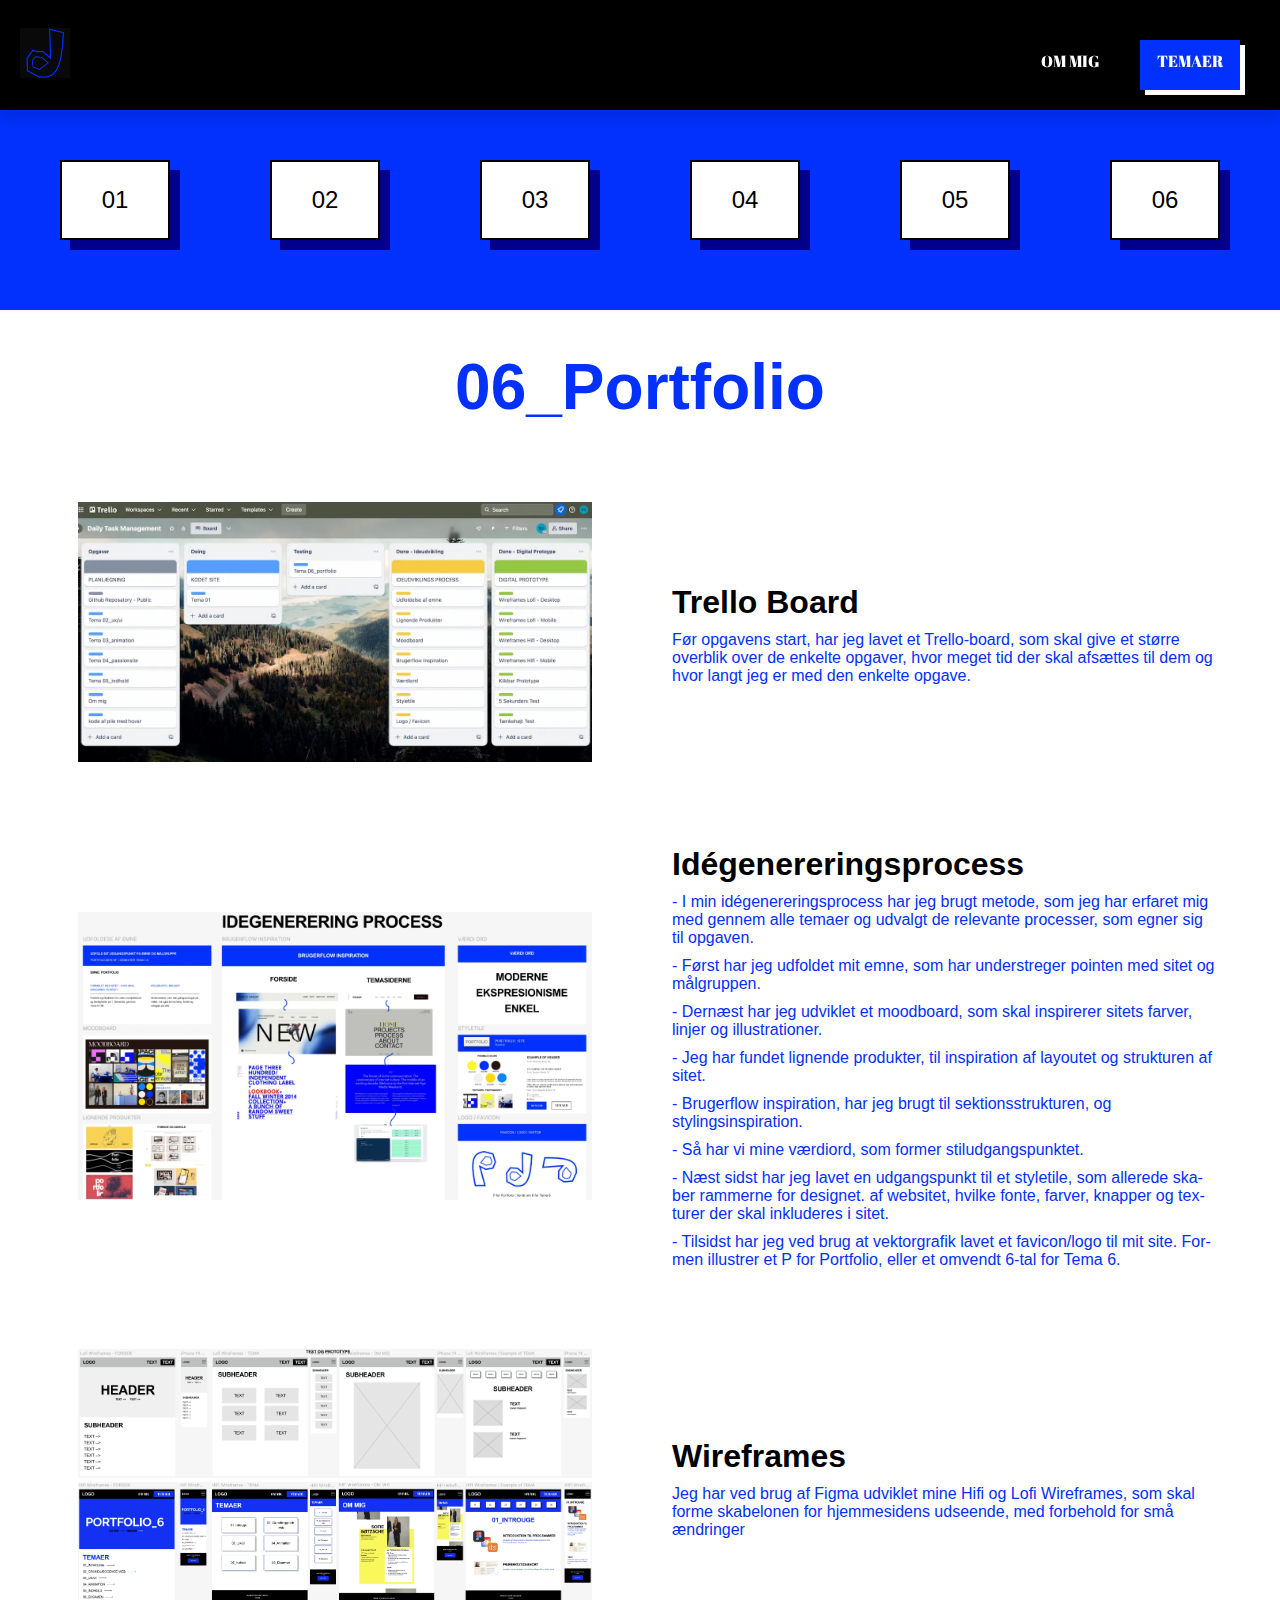
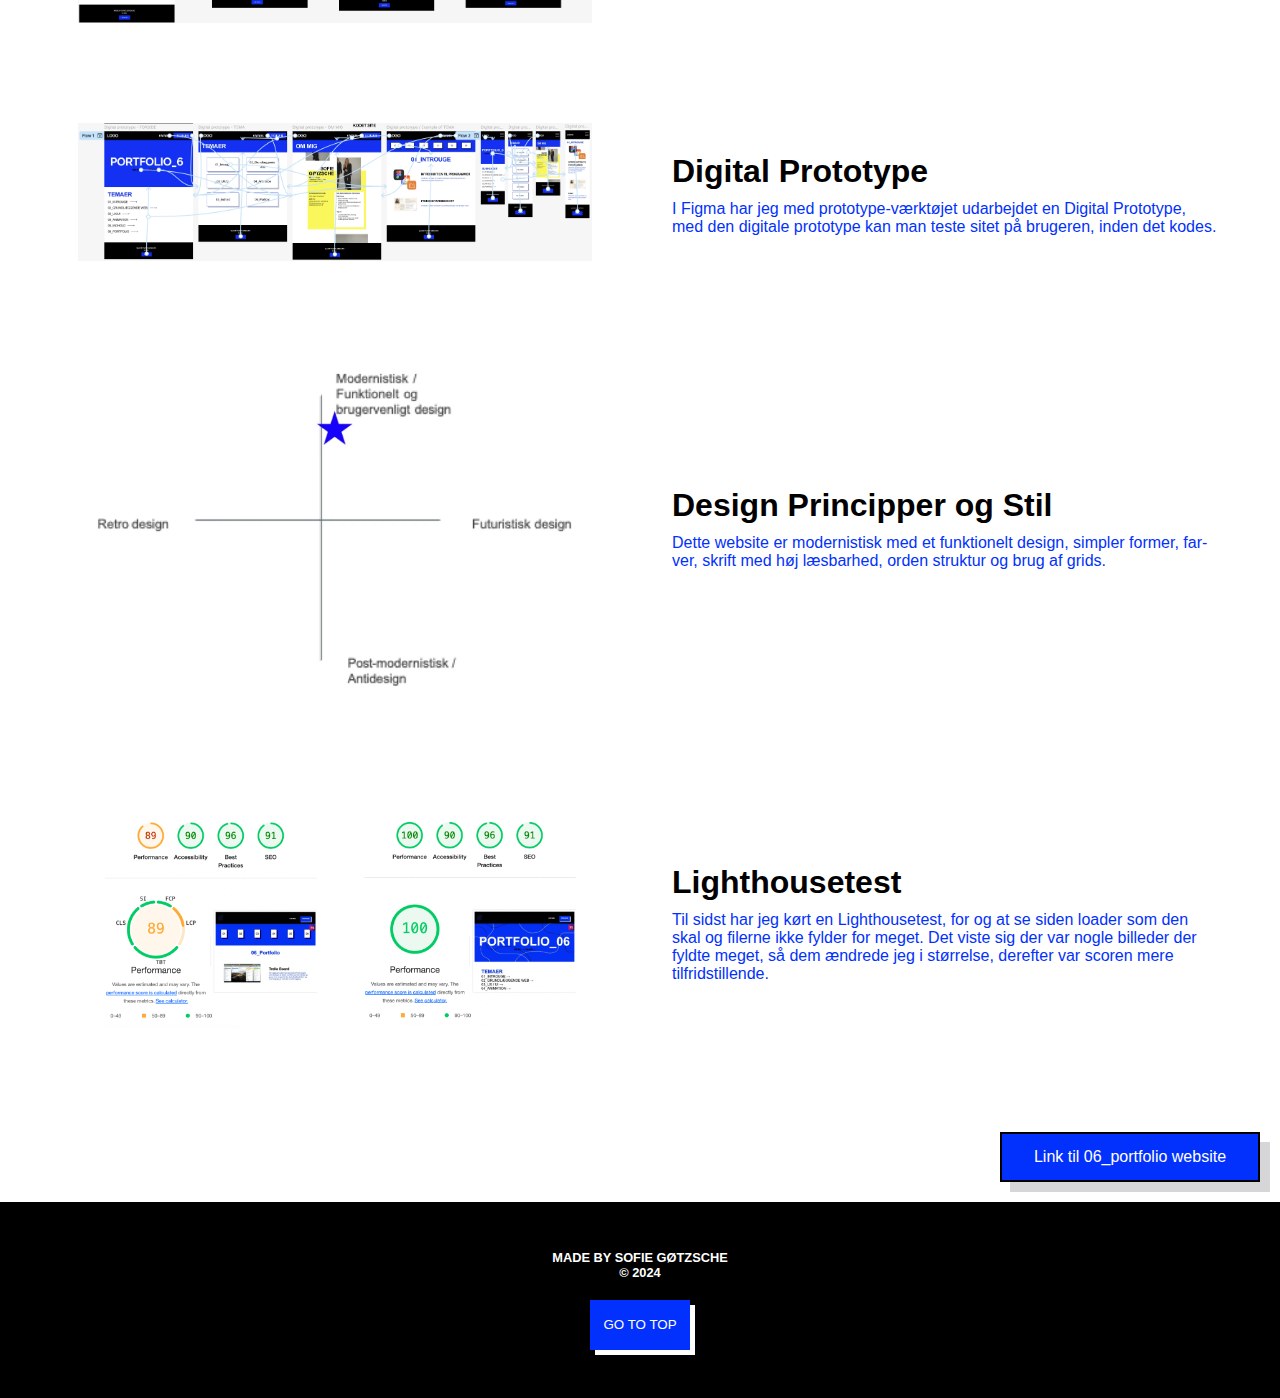
<file: 06_portfolio/06_portfolio.html>
<!DOCTYPE html>
<html lang="da">

<head>
    <meta charset="UTF-8">
    <meta name="viewport" content="width=device-width, initial-scale=1.0">
    <title>06_portfolio</title>
    <link rel="stylesheet" href="style.css">
    <link rel="stylesheet" href="layout.css">
    <link rel="stylesheet" href="header.css">
    <link rel="stylesheet" href="footer.css">
    <link rel="icon" type="image/x-icon" href="img/favicon.webp">
    <link href="https://fonts.googleapis.com/css2?family=Abril+Fatface&display=swap" rel="stylesheet">
    <link href="https://fonts.googleapis.com/css2?family=Raleway:ital,wght@0,100..900;1,100..900&display=swap"
        rel="stylesheet">
</head>

<body>
    <header>
        <div class="logo">
            <a href="/">
                <img src="img/favicon.webp" alt="Logo">
            </a>
        </div>
        <nav>
            <ul class="menu">
                <li class="omos_box"><a href="ommig.html">OM MIG</a></li>
                <li class="tema_box"><a href="temaer.html">TEMAER</a></li>
                <li class="menu_mobile"><a href="01_introuge.html">01_INTROUGE</a></li>
                <li class="menu_mobile"><a href="02_grundweb.html">02_GRUNDLÆGGENDE WEB</a></li>
                <li class="menu_mobile"><a href="03_uxui.html">03_UX/UI</a></li>
                <li class="menu_mobile"><a href="04_animation.html">04_ANIMATION</a></li>
                <li class="menu_mobile"><a href="05_indhold.html">05_INDHOLD</a></li>
                <li class="menu_mobile"><a href="06_portfolio.html">06_PORTFOLIO</a></li>
            </ul>

            <div class="burger">
                <div class="line"></div>
                <div class="line"></div>
                <div class="line"></div>
            </div>
        </nav>
    </header>

    <main>
        <div class="temaer_nav">
            <div class="box7">
                <a href="01_introuge.html">01</a>
            </div>

            <div class="box8">
                <a href="02_grundweb.html">02</a>
            </div>

            <div class="box9">
                <a href="03_uxui.html">03</a>
            </div>

            <div class="box10">
                <a href="04_animation.html">04</a>
            </div>

            <div class="box11">
                <a href="05_indhold.html">05</a>
            </div>

            <div class="box12">
                <a href="06_portfolio.html">06</a>
            </div>
        </div>

        <div class="tema_overskrifter">
            <a href="https://www.akikostudio.dk/kea/06_Portfolio/">
                <h3>06_Portfolio</h3>
            </a>
        </div>

        <div class="grid_1-1">

            <div class="images">
                <img src="img/TB6.webp" alt="Trello Board">
            </div>
            <div class="text">
                <h6>Trello Board</h6>
                <p>Før opgavens start, har jeg lavet et Trello-board, som skal give et større overblik over de enkelte
                    opgaver, hvor meget tid der skal afsættes til dem og hvor langt jeg er med den enkelte opgave.</p>
            </div>
            <div class="images">
                <img src="img/6_ideprocess.webp" alt="Ideprocess">
            </div>
            <div class="text">
                <h6>Idégenereringsprocess</h6>
                <p>- I min idégenereringsprocess har jeg brugt metode, som jeg har erfaret mig med gennem alle temaer og
                    udvalgt de relevante processer, som egner sig til opgaven.</p>
                <p>- Først har jeg udfoldet mit emne, som har understreger pointen med sitet og målgruppen.</p>
                <p>- Dernæst har jeg udviklet et moodboard, som skal inspirerer sitets farver, linjer og illustrationer.
                </p>
                <p>- Jeg har fundet lignende produkter, til inspiration af layoutet og strukturen af sitet.</p>
                <p>- Brugerflow inspiration, har jeg brugt til sektionsstrukturen, og stylingsinspiration.</p>
                <p>- Så har vi mine værdiord, som former stiludgangspunktet.</p>
                <p>- Næst sidst har jeg lavet en udgangspunkt til et styletile, som allerede skaber rammerne for
                    designet.
                    af websitet, hvilke fonte, farver, knapper og texturer der skal inkluderes i sitet.</p>
                <p>- Tilsidst har jeg ved brug at vektorgrafik lavet et favicon/logo til mit site. Formen illustrer et P
                    for Portfolio, eller et omvendt 6-tal for Tema 6.</p>
            </div>

            <div class="images">
                <img src="img/LW6.webp" alt="Lofi Wireframes tema6">
                <img src="img/HW6.webp" alt="Hifi Wireframes tema6">
            </div>
            <div class="text">
                <h6>Wireframes</h6>
                <p>Jeg har ved brug af Figma udviklet mine Hifi og Lofi Wireframes, som skal forme skabelonen for
                    hjemmesidens udseende, med forbehold for små ændringer</p>
            </div>

            <div class="images">
                <img src="img/DP6.webp" alt="Digital Prototype tema6">
            </div>
            <div class="text">
                <h6>Digital Prototype</h6>
                <p>I Figma har jeg med prototype-værktøjet udarbejdet en Digital Prototype, med den digitale prototype
                    kan man teste sitet på brugeren, inden det kodes.</p>
            </div>

            <div class="images">
                <img src="img/DPS6.webp" alt="Design Principper og Stil">
            </div>
            <div class="text">
                <h6>Design Principper og Stil</h6>
                <p>Dette website er modernistisk med et funktionelt design, simpler former, farver, skrift med høj
                    læsbarhed, orden struktur og brug af grids.</p>
            </div>

            <div class="images">
                <img src="img/LHT6.webp" alt="Lighthousetest">
            </div>
            <div class="text">
                <h6>Lighthousetest</h6>
                <p>Til sidst har jeg kørt en Lighthousetest, for og at se siden loader som den skal og filerne ikke
                    fylder for meget. Det viste sig der var nogle billeder der fyldte meget, så dem ændrede jeg i
                    størrelse, derefter var scoren mere tilfridstillende.</p>
            </div>

        </div>

        <div class="linktosite">
            <a href="https://www.akikostudio.dk/kea/06_portfolio/">Link til 06_portfolio
                website</a>
        </div>

    </main>

    <footer>
        <div>
            <h5>MADE BY SOFIE GØTZSCHE</h5>
            <h5>© 2024</h5>
        </div>
        <div>
            <button class="footerbutton"><a href="06_portfolio.html">GO TO TOP</a></button>
        </div>
    </footer>
    <script src="burger.js"></script>
</body>

</html>
</file>
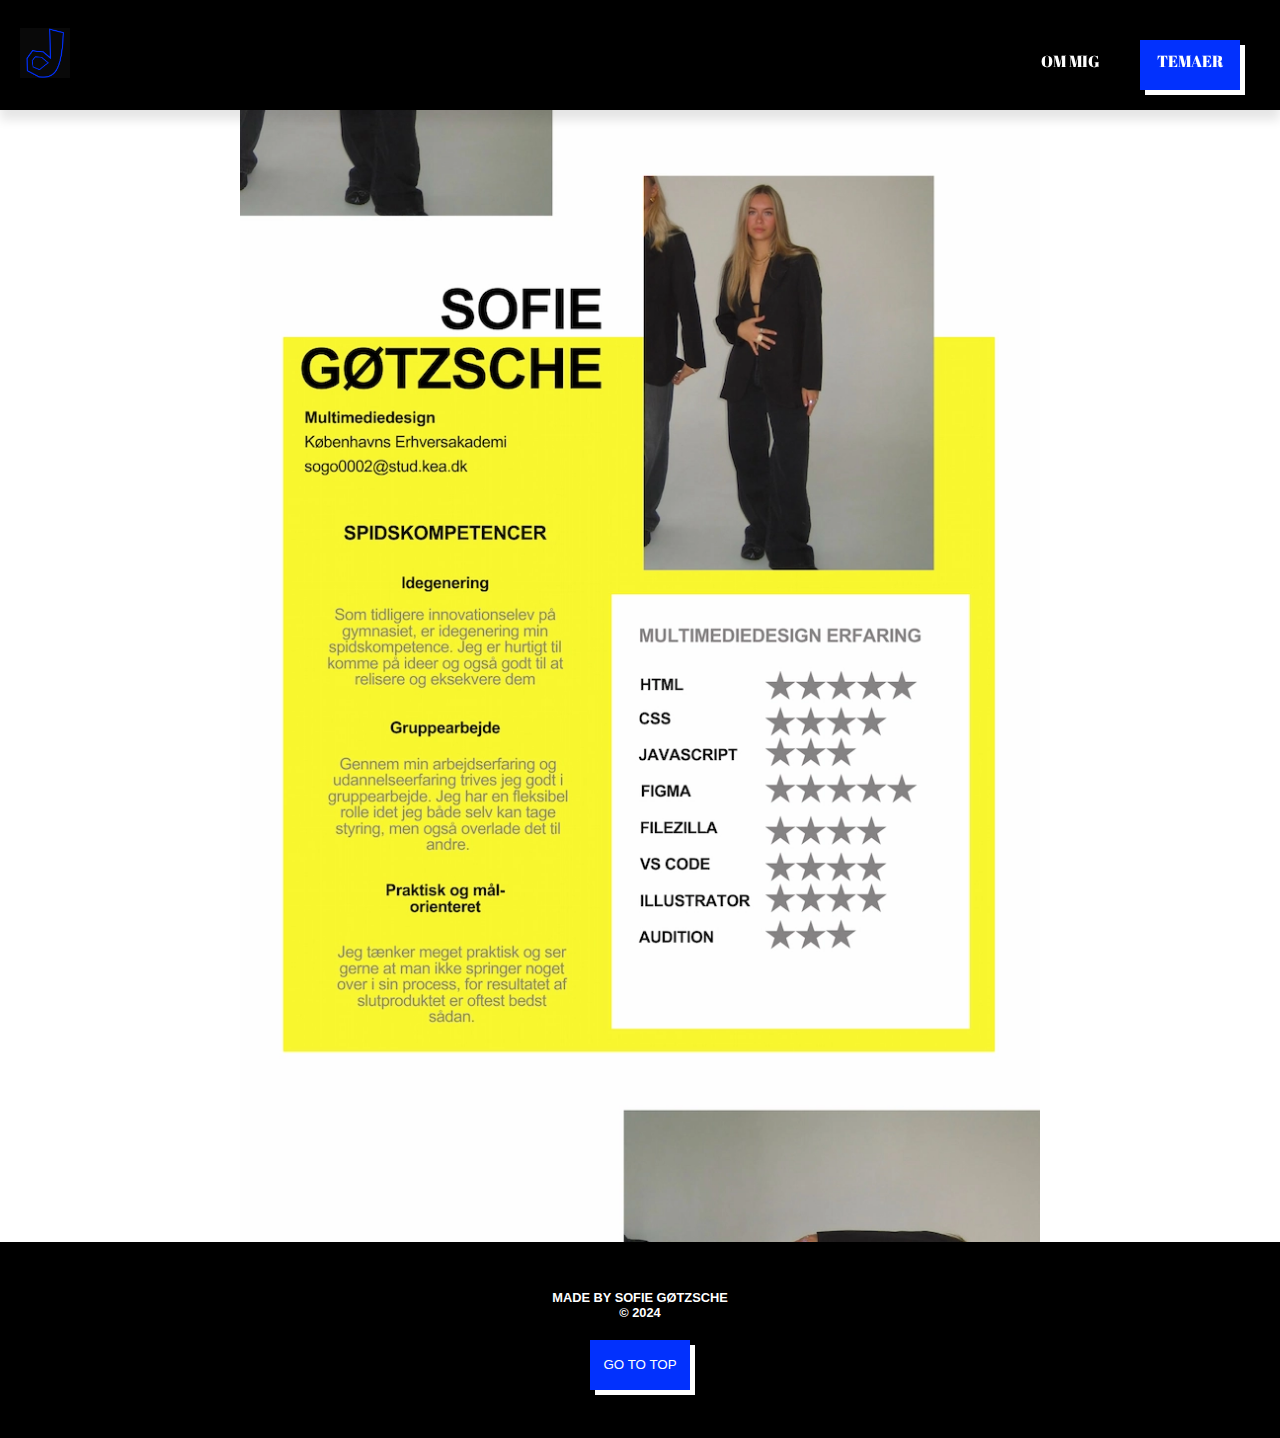
<file: 06_portfolio/ommig.html>
<!DOCTYPE html>
<html lang="da">

<head>
    <meta charset="UTF-8">
    <meta name="viewport" content="width=device-width, initial-scale=1.0">
    <title>Om mig</title>
    <link rel="stylesheet" href="style.css">
    <link rel="stylesheet" href="layout.css">
    <link rel="stylesheet" href="header.css">
    <link rel="stylesheet" href="footer.css">
    <link rel="icon" type="image/x-icon" href="img/favicon.webp">
    <link href="https://fonts.googleapis.com/css2?family=Abril+Fatface&display=swap" rel="stylesheet">
    <link href="https://fonts.googleapis.com/css2?family=Raleway:ital,wght@0,100..900;1,100..900&display=swap"
        rel="stylesheet">
</head>

<body>
    <header>
        <div class="logo">
            <a href="/">
                <img src="img/favicon.webp" alt="Logo">
            </a>
        </div>
        <nav>
            <ul class="menu">
                <li class="omos_box"><a href="ommig.html">OM MIG</a></li>
                <li class="tema_box"><a href="temaer.html">TEMAER</a></li>
                <li class="menu_mobile"><a href="01_introuge.html">01_INTROUGE</a></li>
                <li class="menu_mobile"><a href="02_grundweb.html">02_GRUNDLÆGGENDE WEB</a></li>
                <li class="menu_mobile"><a href="03_uxui.html">03_UX/UI</a></li>
                <li class="menu_mobile"><a href="04_animation.html">04_ANIMATION</a></li>
                <li class="menu_mobile"><a href="05_indhold.html">05_INDHOLD</a></li>
                <li class="menu_mobile"><a href="06_portfolio.html">06_PORTFOLIO</a></li>
            </ul>

            <div class="burger">
                <div class="line"></div>
                <div class="line"></div>
                <div class="line"></div>
            </div>
        </nav>
    </header>

    <main>
        <div class="cv_container">
            <img class="cv" src="img/cv.webp" alt="CV">
        </div>
    </main>

    <footer>
        <div>
            <h5>MADE BY SOFIE GØTZSCHE</h5>
            <h5>© 2024</h5>
        </div>
        <div>
            <button class="footerbutton"><a href="ommig.html">GO TO TOP</a></button>
        </div>
    </footer>
    <script src="burger.js"></script>
</body>

</html>
</file>
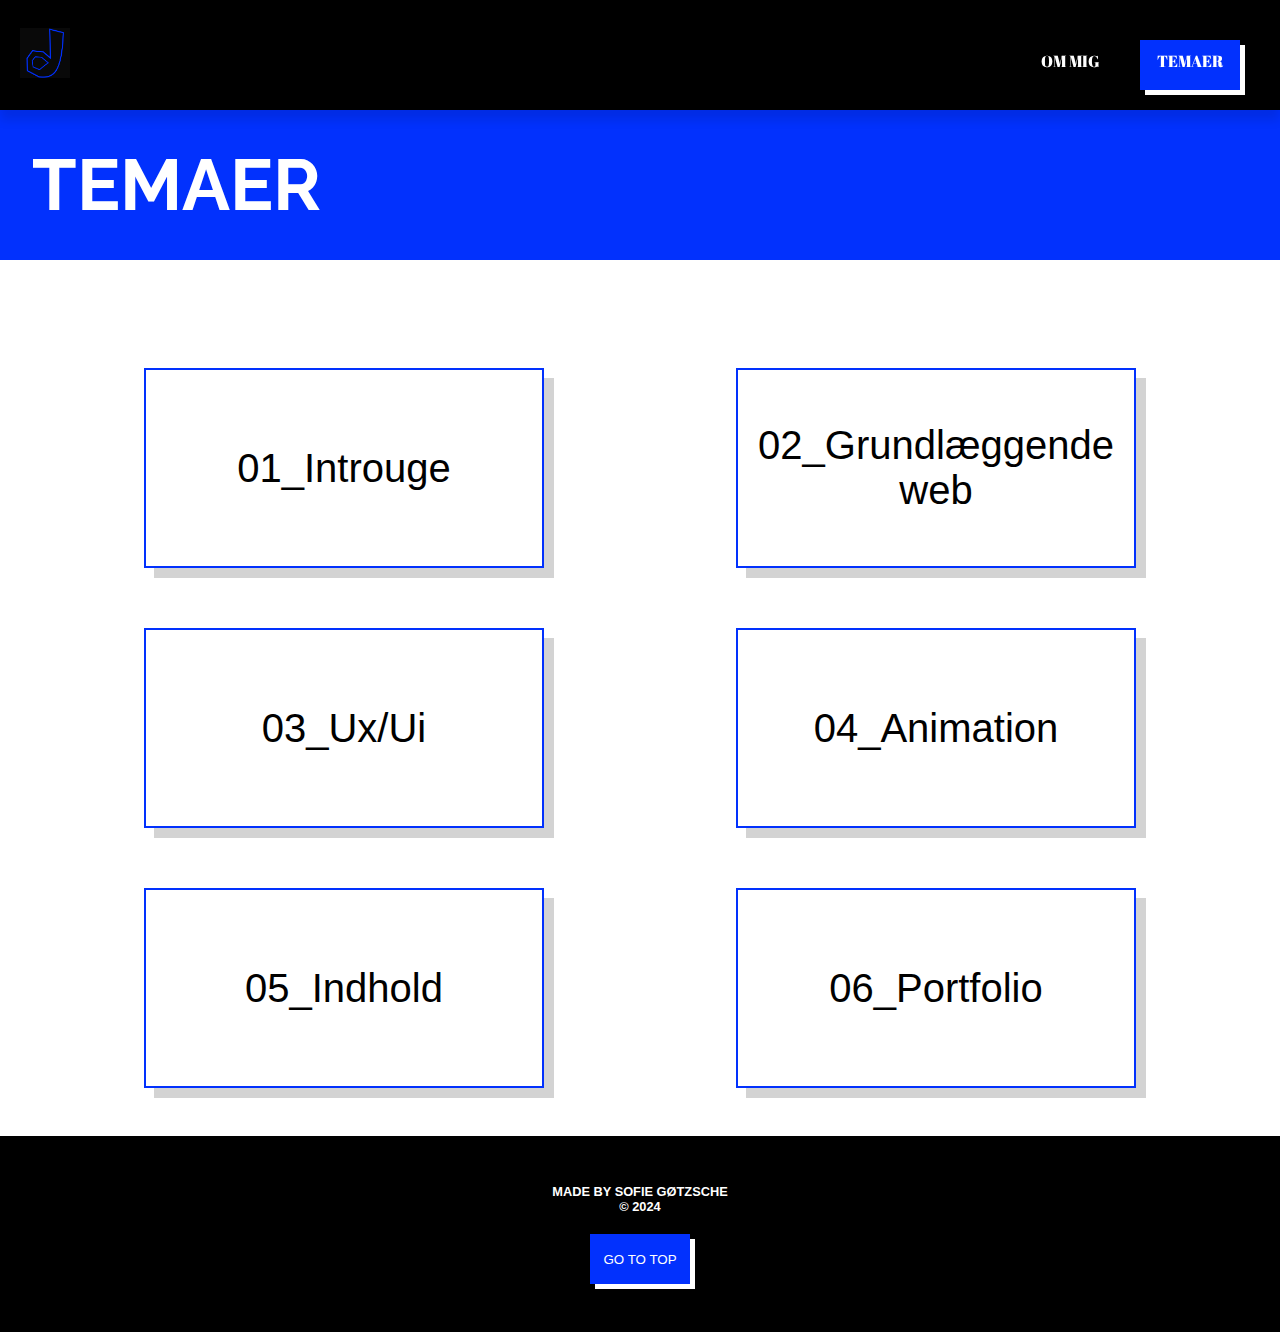
<file: 06_portfolio/temaer.html>
<!DOCTYPE html>
<html lang="da">

<head>
    <meta charset="UTF-8">
    <meta name="viewport" content="width=device-width, initial-scale=1.0">
    <title>Temaer</title>
    <link rel="stylesheet" href="style.css">
    <link rel="stylesheet" href="layout.css">
    <link rel="stylesheet" href="header.css">
    <link rel="stylesheet" href="footer.css">
    <link rel="icon" type="image/x-icon" href="img/favicon.webp">
    <link href="https://fonts.googleapis.com/css2?family=Abril+Fatface&display=swap" rel="stylesheet">
    <link href="https://fonts.googleapis.com/css2?family=Raleway:ital,wght@0,100..900;1,100..900&display=swap"
        rel="stylesheet">
</head>

<body>
    <header>
        <div class="logo">
            <a href="/">
                <img src="img/favicon.webp" alt="Logo">
            </a>
        </div>
        <nav>
            <ul class="menu">
                <li class="omos_box"><a href="ommig.html">OM MIG</a></li>
                <li class="tema_box"><a href="temaer.html">TEMAER</a></li>
                <li class="menu_mobile"><a href="01_introuge.html">01_INTROUGE</a></li>
                <li class="menu_mobile"><a href="02_grundweb.html">02_GRUNDLÆGGENDE WEB</a></li>
                <li class="menu_mobile"><a href="03_uxui.html">03_UX/UI</a></li>
                <li class="menu_mobile"><a href="04_animation.html">04_ANIMATION</a></li>
                <li class="menu_mobile"><a href="05_indhold.html">05_INDHOLD</a></li>
                <li class="menu_mobile"><a href="06_portfolio.html">06_PORTFOLIO</a></li>
            </ul>

            <div class="burger">
                <div class="line"></div>
                <div class="line"></div>
                <div class="line"></div>
            </div>
        </nav>
    </header>

    <main>

        <section class="temaer_section">
            <h2>TEMAER</h2>
        </section>

        <div class="grid_temaside">
            <div class="box1">
                <a href="01_introuge.html">01_Introuge</a>
            </div>

            <div class="box2">
                <a href="02_grundweb.html">02_Grundlæggende web</a>
            </div>

            <div class="box3">
                <a href="03_uxui.html">03_Ux/Ui</a>
            </div>

            <div class="box4">
                <a href="04_animation.html">04_Animation</a>
            </div>

            <div class="box5">
                <a href="05_indhold.html">05_Indhold</a>
            </div>

            <div class="box6">
                <a href="06_portfolio.html">06_Portfolio</a>
            </div>
        </div>

    </main>

    <footer>
        <div>
            <h5>MADE BY SOFIE GØTZSCHE</h5>
            <h5>© 2024</h5>
        </div>
        <div>
            <button class="footerbutton"><a href="temaer.html">GO TO TOP</a></button>
        </div>
    </footer>
    <script src="burger.js"></script>
</body>

</html>
</file>
<file: 06_portfolio/style.css>
* {
  margin: 0;
  padding: 0;
  box-sizing: border-box;
}

img {
  width: 100%;
  height: auto;
}

/****************************** FONTS *******************************/

.abril-fatface-regular {
  font-family: "Abril Fatface", serif;
  font-weight: 400;
  font-style: normal;
}

.raleway-800 {
  font-family: "Raleway", serif;
  font-optical-sizing: auto;
  font-weight: 800;
  font-style: normal;
}

/****************************** FARVER *******************************/
html {
  --primary: #0231fd;
  --secondary: #ffffff;
  --tetiary: #000000;
  --accent: #f9f730;
  --dark: #0c86fa;
}
/****************************** TYPOGRAFI *******************************/

@media (min-width: 800px) {
  h1 {
    color: var(--secondary);
    font-family: Arial, Helvetica, sans-serif;
    font-size: 7rem;
  }

  h2 {
    color: var(--secondary);
    font-family: "Raleway", serif;
    font-size: 4.5rem;
    padding: 2rem;
  }

  h3 {
    color: var(--primary);
    font-family: Arial, Helvetica, sans-serif;
    font-size: 5dvw;
  }

  h4 {
    color: var(--tetiary);
    font-family: Arial, Helvetica, sans-serif;
    font-size: 2rem;
    font-weight: 100;
  }

  h5 {
    color: var(--secondary);
    font-family: Arial, Helvetica, sans-serif;
    font-size: 1dvw;
  }

  h6 {
    color: var(--tetiary);
    font-family: Arial, Helvetica, sans-serif;
    font-size: 2rem;
    font-weight: 900;
  }

  p {
    color: var(--primary);
    font-family: Arial, Helvetica, sans-serif;
    margin-top: 10px;
    overflow-wrap: break-word;
    hyphens: auto;
  }
}

@media (max-width: 800px) {
  h1 {
    color: var(--secondary);
    font-family: Arial, Helvetica, sans-serif;
    font-size: 3rem;
  }

  h2 {
    color: var(--secondary);
    font-family: "Raleway", serif;
    font-size: 3rem;
    padding: 1rem;
  }

  h3 {
    color: var(--primary);
    font-family: Arial, Helvetica, sans-serif;
    font-size: 2rem;
  }

  h4 {
    color: var(--tetiary);
    font-family: Arial, Helvetica, sans-serif;
    font-size: 1.4rem;
    font-weight: 100;
  }
  h5 {
    color: var(--secondary);
    font-family: Arial, Helvetica, sans-serif;
    font-size: 10px;
  }

  h6 {
    color: var(--tetiary);
    font-family: Arial, Helvetica, sans-serif;
    font-size: 2rem;
    font-weight: 900;
  }

  p {
    color: var(--primary);
    font-family: Arial, Helvetica, sans-serif;
    margin-top: 10px;
    overflow-wrap: break-word;
    hyphens: auto;
  }
}

li::marker {
  color: #ffffff;
}

/****************************** BAGGRUNDFARVER *******************************/
@media (min-width: 800px) {
  .temaer_section {
    background-color: var(--primary);
    width: 1440px;
    height: 150px;
  }
}
@media (max-width: 800px) {
  .temaer_section {
    background-color: var(--primary);
    width: 800px;
    height: 100px;
  }
}

.white_section {
  background-color: var(--secondary);
}

#temaer_section {
  background-color: var(--primary);
}

#ommig_section {
  background-color: var(--primary);
}

.tema_overskrifter {
  text-align: center;
  margin-top: 40px;
}

/****************************** BOX TEMA *******************************/
@media (min-width: 800px) {
  .box1,
  .box2,
  .box3,
  .box4,
  .box5,
  .box6 {
    background-color: var(--secondary);
    color: var(--secondary);
    height: 200px;
    width: 400px;
    border: 2px solid var(--primary);
    box-shadow: 10px 10px lightgray;
    margin-top: 60px;
    text-align: center;
    align-items: center; /* Centrer vertikalt */
    display: flex;
    justify-content: center; /* Centrer horisontalt */
  }
  .box1 a,
  .box2 a,
  .box3 a,
  .box4 a,
  .box5 a,
  .box6 a {
    color: var(--tetiary);
    text-decoration: none;
    font-family: Arial, Helvetica, sans-serif;
    font-size: 2.5rem;
  }

  .box1 a:hover,
  .box2 a:hover,
  .box3 a:hover,
  .box4 a:hover,
  .box5 a:hover,
  .box6 a:hover {
    color: var(--primary);
    transition: 0.5s;
  }
}

@media (max-width: 800px) {
  .box1,
  .box2,
  .box3,
  .box4,
  .box5,
  .box6 {
    background-color: var(--secondary);
    color: var(--secondary);
    height: 150px;
    width: 350px;
    border: 2px solid var(--primary);
    box-shadow: 10px 10px lightgray;
    margin-top: 40px;
    text-align: center;
    align-items: center; /* Centrer vertikalt */
    display: flex;
    justify-content: center; /* Centrer horisontalt */
  }
  .box1 a,
  .box2 a,
  .box3 a,
  .box4 a,
  .box5 a,
  .box6 a {
    color: var(--tetiary);
    text-decoration: none;
    font-family: Arial, Helvetica, sans-serif;
    font-size: 2rem;
  }

  .box1 a:hover,
  .box2 a:hover,
  .box3 a:hover,
  .box4 a:hover,
  .box5 a:hover,
  .box6 a:hover {
    color: var(--primary);
    transition: 0.5s;
  }
}

@media (min-width: 800px) {
  .box7,
  .box8,
  .box9,
  .box10,
  .box11,
  .box12 {
    background-color: var(--secondary);
    color: var(--secondary);
    height: 80px;
    width: 110px;
    border: 2px solid var(--tetiary);
    box-shadow: 10px 10px darkblue;
    margin-top: 60px;
    text-align: center;
    align-items: center; /* Centrer vertikalt */
    display: flex;
    justify-content: center; /* Centrer horisontalt */
    margin: 50px 50px 50px 50px;
  }

  .box7 a,
  .box8 a,
  .box9 a,
  .box10 a,
  .box11 a,
  .box12 a {
    color: var(--tetiary);
    text-decoration: none;
    font-family: Arial, Helvetica, sans-serif;
    font-size: 1.5rem;
  }
  .box7 a:hover,
  .box8 a:hover,
  .box9 a:hover,
  .box10 a:hover,
  .box11 a:hover,
  .box12 a:hover {
    color: var(--dark);
    transition: 0.5s;
  }
}

@media (max-width: 800px) {
  .box7,
  .box8,
  .box9,
  .box10,
  .box11,
  .box12 {
    display: none;
  }

  .box7 a,
  .box8 a,
  .box9 a,
  .box10 a,
  .box11 a,
  .box12 a {
    display: none;
  }
  .box7 a:hover,
  .box8 a:hover,
  .box9 a:hover,
  .box10 a:hover,
  .box11 a:hover,
  .box12 a:hover {
    display: none;
  }
}
/****************************** 01-06 *******************************/

@media (max-width: 800px) {
  .images {
    padding: 3rem;
  }

  .text {
    margin: 50px 50px 50px 50px;
  }
  iframe {
    margin-left: 2.2rem;
    height: 50dvw;
    width: 80dvw;
  }

  .lottiefile {
    margin-left: 8rem;
  }
}

@media (min-width: 800px) {
  .images {
    padding: 3rem;
  }

  .text {
    padding: 2rem;
  }

  iframe {
    margin-left: 3rem;
    height: 315px;
    width: 560px;
  }

  .lottiefile {
    margin-left: 14rem;
  }
}

h4:hover {
  color: var(--primary);
  transition: 0.8s;
}

.linktosite {
  background-color: var(--primary);
  color: var(--secondary);
  height: 50px;
  width: 260px;
  border: 2px solid var(--tetiary);
  box-shadow: 10px 10px rgb(214, 214, 216);
  text-align: center;
  align-items: center; /* Centrer vertikalt */
  display: flex;
  justify-content: center; /* Centrer horisontalt */
  margin-left: auto;
  margin-top: 20px;
  margin-right: 20px;
  margin-bottom: 20px;
}

.linktosite a {
  color: var(--secondary);
  text-decoration: none;
  font-family: Arial, Helvetica, sans-serif;
}

.cv_container {
  display: flex; /* Brug flexbox til centrering */
  justify-content: center; /* Centrer horisontalt */
  align-items: center; /* Centrer vertikalt */
  height: 100%; /* Fyld hele højden af skærmen */
}

.cv {
  max-width: 800px;
  height: auto; /* Bevar billedets proportioner */
}
</file>
<file: 06_portfolio/layout.css>
* {
  margin: 0;
  padding: 0;
  box-sizing: border-box;
}

img {
  width: 100%;
  height: auto;
}
/****************************** HERO *******************************/
.hero {
  display: grid;
  grid-template-columns: 1fr 3fr 1fr;
  grid-template-rows: 1fr auto 1fr;
}
.heroimage {
  grid-column: 1/4;
  grid-row: 1/4;
  place-self: stretch;
  object-fit: cover;
}
.hero_content {
  grid-column: 2/3;
  grid-row: 2/3;
  text-align: center;
}

.hero_content a {
  color: black;
  font-family: Arial, Helvetica, sans-serif;
  font-weight: 900;
  font-size: 2dvw;
  text-decoration: none;
}

.hero_content a:hover {
  color: var(--secondary);
  transition: 0.5s;
}

/****************************** HERO *******************************/

.forside_list {
  padding: 4rem;
}

/****************************** GRIDS *******************************/

.grid_1 {
  display: grid;
  grid-template-columns: 1fr;
  align-items: center;
  justify-content: center;
}

@media (max-width: 800px) {
  .grid_1-1 {
    display: grid;
    grid-template-columns: 1fr;
    margin: 30px 30px 30px 30px;
    align-items: center;
    justify-content: center;
  }
}

@media (min-width: 800px) {
  .grid_1-1 {
    display: grid;
    grid-template-columns: 1fr 1fr;
    margin: 30px 30px 30px 30px;
    align-items: center;
    justify-content: center;
  }
  .grid_temaside {
    display: grid;
    grid-template-columns: 1fr 1fr;
    padding: 3rem;
    place-items: center;
  }
}
@media (max-width: 800px) {
  .grid_temaside {
    display: grid;
    grid-template-columns: 1fr;
    padding: 1rem;
    place-items: center;
  }
}

/****************************** TEMASITE *******************************/

.temaer_nav {
  display: flex;
  flex-direction: row;
  justify-content: center;
  background-color: var(--primary);
  height: 200px;
  width: auto;
}

@media (min-width: 800px) {
  .temaer_nav {
    display: flex;
    flex-direction: row;
    justify-content: center;
    background-color: var(--primary);
    height: 200px;
  }
}
@media (max-width: 800px) {
  .temaer_nav {
    display: none;
  }
}
</file>
<file: 06_portfolio/header.css>
* {
  margin: 0;
  padding: 0;
  box-sizing: border-box;
}

img {
  width: 100%;
  height: auto;
}

/****************************** FONTS *******************************/

.abril-fatface-regular {
  font-family: "Abril Fatface", serif;
  font-weight: 400;
  font-style: normal;
}
/****************************** FARVER *******************************/
html {
  --primary: #0231fd;
  --secondary: #ffffff;
  --tetiary: #000000;
  --accent: #f9f730;
  --dark: #0c86fa;
}
/****************************** TYPOGRAFI *******************************/

a {
  color: var(--secondary);
  font-family: "Abril Fatface", serif;
}

/****************************** MENU & BURGER  *******************************/

header {
  position: sticky;
  top: 0;
  display: flex;
  justify-content: space-between;
  align-items: center;
  padding: 20px;
  background-color: #000000;
  box-shadow: 0 10px 10px rgba(0, 0, 0, 0.1);
}

.logo img {
  width: 50px;
  height: 50px;
}

nav {
  display: flex;
  align-items: center;
}

.menu {
  display: flex;
  list-style: none;
  margin: 0;
  padding: 0;
}

.menu li {
  margin-right: 20px;
}

.menu li:last-child {
  margin-right: 0;
}

.menu a {
  display: block;
  padding: 10px;
  font-family: "Abril Fatface", serif;
  color: var(--secondary);
  text-decoration: none;
  transition: color 0.3s;
  text-align: end;
}

.menu a:hover {
  color: var(--accent);
}

.burger {
  width: 30px;
  height: 20px;
  cursor: pointer;
}

.burger .line {
  width: 100%;
  height: 2px;
  background-color: var(--secondary);
  margin-bottom: 5px;
  transition: 0.2s linear;
}
.burger {
  display: none;
}
@media screen and (max-width: 800px) {
  .menu {
    display: none;
  }
  .burger {
    display: block;
  }
  .burger.active .line:nth-child(1) {
    transform: rotate(45deg) translate(5px, 5px);
    transition: 0.2s linear;
  }

  .burger.active .line:nth-child(2) {
    opacity: 0;
    transition: 0.15s linear;
  }

  .burger.active .line:nth-child(3) {
    transform: rotate(-45deg) translate(5px, -5px);
    transition: 0.2s linear;
  }

  nav.active .menu {
    display: block;
    background-color: var(--primary);
    position: absolute;
    top: 94px;
    left: 0;
    width: 100%;
    box-shadow: 0 10px 10px var(--tetiary);
    z-index: 1;
  }

  nav.active .menu li {
    margin: 10px 20px;
  }

  nav.active .menu a {
    font-size: 24px;
  }
}

@media screen and (min-width: 800px) {
  .menu_mobile {
    display: none;
  }
}

@media screen and (max-width: 800px) {
  .menu_mobile a {
    color: var(--dark);
    font-family: "Abril Fatface", serif;
  }
}

@media screen and (min-width: 800px) {
  .tema_box {
    background-color: var(--primary);
    color: var(--secondary);
    height: 50px;
    width: 100px;
    border: var(--primary);
    box-shadow: 5px 5px;
    margin-top: 20px;
  }
  .tema_box a {
    text-decoration: none;
    text-align: center;
    font-family: "Abril Fatface", serif;
  }

  .omos_box {
    background-color: var(--tetiary);
    color: var(--secondary);
    height: 50px;
    width: 100px;
    border: var(--tetiary);
    margin-top: 20px;
  }
  .omos_box a {
    text-decoration: none;
    text-align: center;
    font-family: "Abril Fatface", serif;
  }
}
@media screen and (max-width: 800px) {
  .tema_box {
    color: var(--secondary);
  }
  .tema_box a {
    text-decoration: none;
    font-family: "Abril Fatface", serif;
  }

  .omos_box {
    color: var(--secondary);
  }
  .omos_box a {
    text-decoration: none;
    font-family: "Abril Fatface", serif;
  }
}
</file>
<file: 06_portfolio/footer.css>
* {
  margin: 0;
  padding: 0;
  box-sizing: border-box;
}

img {
  width: 100%;
  height: auto;
}

/****************************** FARVER *******************************/
html {
  --primary: #0231fd;
  --secondary: #ffffff;
  --tetiary: #000000;
  --accent: #f9f730;
  --dark: #0c86fa;
}
/****************************** BAGGRUND *******************************/

footer {
  background-color: var(--tetiary);
  color: var(--secondary);
  font-family: Arial, Helvetica, sans-serif;
  text-align: center;
  padding: 3rem;
}

.footerbutton {
  background-color: var(--primary);
  color: var(--secondary);
  height: 50px;
  width: 100px;
  border: var(--primary);
  box-shadow: 5px 5px;
  margin-top: 20px;
}
.footerbutton a {
  text-decoration: none;
  font-family: Arial, Helvetica, sans-serif;
}
</file>
